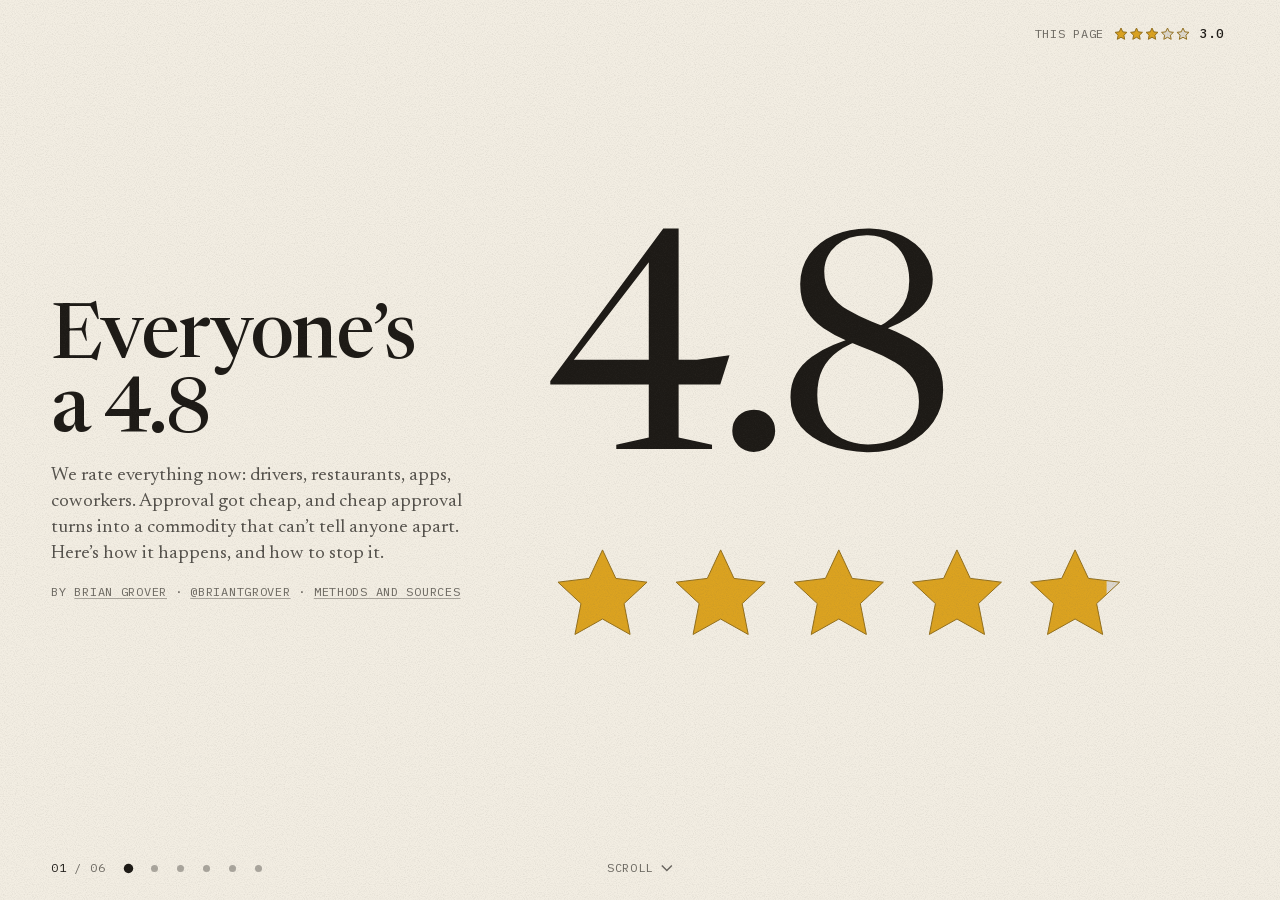
<file: index.html>
<!doctype html>
<html lang="en">
<head>
  <meta charset="utf-8">
  <meta name="viewport" content="width=device-width, initial-scale=1">
  <title>Everyone’s a 4.8</title>
  <meta name="description" content="AI writes the resumes and AI reads them, so hiring runs on who vouches for you. Why trust signals drift to the top, and what keeps a vouch worth something.">
  <link rel="canonical" href="https://briangrover9-hue.github.io/cosign-drop/">
  <meta name="author" content="Brian Grover">
  <meta name="robots" content="noindex">
  <meta property="og:type" content="article">
  <meta property="og:title" content="Everyone’s a 4.8">
  <meta property="og:description" content="AI writes the resumes and AI reads them, so hiring runs on who vouches for you. Why trust signals drift to the top, and what keeps a vouch worth something.">
  <meta property="og:url" content="https://briangrover9-hue.github.io/cosign-drop/">
  <meta property="og:image" content="https://briangrover9-hue.github.io/cosign-drop/assets/og.png">
  <meta property="og:image:width" content="1200">
  <meta property="og:image:height" content="630">
  <meta property="og:image:alt" content="A large 4.8 with five gold stars, the last one mostly filled, and the title Everyone’s a 4.8.">
  <meta name="twitter:card" content="summary_large_image">
  <meta name="twitter:creator" content="@briantgrover">
  <meta name="twitter:title" content="Everyone’s a 4.8">
  <meta name="twitter:description" content="AI writes the resumes and AI reads them, so hiring runs on who vouches for you. Why trust signals drift to the top, and what keeps a vouch worth something.">
  <meta name="twitter:image" content="https://briangrover9-hue.github.io/cosign-drop/assets/og.png">
  <meta name="theme-color" content="#f3eee3">
  <link rel="icon" href="assets/star.svg" type="image/svg+xml">
  <link rel="apple-touch-icon" href="assets/apple-touch-icon.png">
  <script>
    // Full-screen scenes need a screen at least 500px tall. The class goes on before the first
    // paint, so the stage never flashes as a long page; js/stage.js keeps it in step after that.
    document.documentElement.classList.add('js');
    if (window.matchMedia('(min-height: 500px)').matches) document.documentElement.classList.add('stage-on');
  </script>
  <script nomodule>document.documentElement.classList.remove('js', 'stage-on');</script>
  <link rel="preload" href="fonts/Newsreader-normal-300-700.woff2" as="font" type="font/woff2" crossorigin>
  <link rel="preload" href="fonts/IBMPlexMono-normal-500.woff2" as="font" type="font/woff2" crossorigin>
  <link rel="stylesheet" href="css/style.css?v=fit7">
  <link rel="stylesheet" href="css/stage.css?v=fit7">
  <link rel="stylesheet" href="css/charts.css?v=fit7">
  <link rel="stylesheet" href="css/lab.css?v=fit7">
  <script type="module" src="js/stage.js?v=fit7"></script>
  <script type="module" src="js/charts.js"></script>
  <script type="module" src="js/lab.js?v=fit7"></script>
  <link rel="modulepreload" href="js/motion.js">
  <link rel="modulepreload" href="js/stars.js">
  <link rel="modulepreload" href="js/lab-model.js">
  <script>
    // Start the chart data while the page parses; js/charts.js picks these up. A preload
    // would do the same in Chromium and Firefox, but WebKit never matches a fetch preload
    // and downloads the file twice.
    // Each file is read once here and shared, parsed, with the charts and the lab.
    const get = (path) => fetch(path).then((res) => {
      if (!res.ok) throw new Error(`${path} returned HTTP ${res.status}`);
      return res.json();
    });
    window.chartData = { figures: get('data/figures.json'), airbnb: get('data/airbnb.json') };
    Object.values(window.chartData).forEach((request) => request.catch(() => {})); // each chart reports its own failure
  </script>
</head>
<body class="page-stage">
  <div class="grain" aria-hidden="true"></div>

  <header class="frame-top">
    <p class="frame-title"><a href="#start" data-go="0">Everyone’s a&nbsp;4.8</a></p>
    <p class="page-rating" id="page-rating">
      <span class="visually-hidden" id="rating-said">This page’s own rating starts at 3.0 and climbs with each scene.</span>
      <span class="page-rating-label label" aria-hidden="true">This page</span>
      <svg class="stars" viewBox="0 0 76 14" aria-hidden="true" focusable="false"><g transform="translate(0 0) scale(0.5833333333333334)"><path class="star-empty" d="M12 1.8l3.05 6.52 7.13.86-5.26 4.9 1.38 7.05L12 17.6l-6.3 3.53 1.38-7.05L1.82 9.18l7.13-.86z"/><clipPath id="hdr-clip-1"><rect data-star="0" width="24.00" height="24"/></clipPath><path class="star-fill" d="M12 1.8l3.05 6.52 7.13.86-5.26 4.9 1.38 7.05L12 17.6l-6.3 3.53 1.38-7.05L1.82 9.18l7.13-.86z" clip-path="url(#hdr-clip-1)"/><path class="star-edge" d="M12 1.8l3.05 6.52 7.13.86-5.26 4.9 1.38 7.05L12 17.6l-6.3 3.53 1.38-7.05L1.82 9.18l7.13-.86z" vector-effect="non-scaling-stroke"/></g><g transform="translate(15.5 0) scale(0.5833333333333334)"><path class="star-empty" d="M12 1.8l3.05 6.52 7.13.86-5.26 4.9 1.38 7.05L12 17.6l-6.3 3.53 1.38-7.05L1.82 9.18l7.13-.86z"/><clipPath id="hdr-clip-2"><rect data-star="1" width="24.00" height="24"/></clipPath><path class="star-fill" d="M12 1.8l3.05 6.52 7.13.86-5.26 4.9 1.38 7.05L12 17.6l-6.3 3.53 1.38-7.05L1.82 9.18l7.13-.86z" clip-path="url(#hdr-clip-2)"/><path class="star-edge" d="M12 1.8l3.05 6.52 7.13.86-5.26 4.9 1.38 7.05L12 17.6l-6.3 3.53 1.38-7.05L1.82 9.18l7.13-.86z" vector-effect="non-scaling-stroke"/></g><g transform="translate(31 0) scale(0.5833333333333334)"><path class="star-empty" d="M12 1.8l3.05 6.52 7.13.86-5.26 4.9 1.38 7.05L12 17.6l-6.3 3.53 1.38-7.05L1.82 9.18l7.13-.86z"/><clipPath id="hdr-clip-3"><rect data-star="2" width="24.00" height="24"/></clipPath><path class="star-fill" d="M12 1.8l3.05 6.52 7.13.86-5.26 4.9 1.38 7.05L12 17.6l-6.3 3.53 1.38-7.05L1.82 9.18l7.13-.86z" clip-path="url(#hdr-clip-3)"/><path class="star-edge" d="M12 1.8l3.05 6.52 7.13.86-5.26 4.9 1.38 7.05L12 17.6l-6.3 3.53 1.38-7.05L1.82 9.18l7.13-.86z" vector-effect="non-scaling-stroke"/></g><g transform="translate(46.5 0) scale(0.5833333333333334)"><path class="star-empty" d="M12 1.8l3.05 6.52 7.13.86-5.26 4.9 1.38 7.05L12 17.6l-6.3 3.53 1.38-7.05L1.82 9.18l7.13-.86z"/><clipPath id="hdr-clip-4"><rect data-star="3" width="0.00" height="24"/></clipPath><path class="star-fill" d="M12 1.8l3.05 6.52 7.13.86-5.26 4.9 1.38 7.05L12 17.6l-6.3 3.53 1.38-7.05L1.82 9.18l7.13-.86z" clip-path="url(#hdr-clip-4)"/><path class="star-edge" d="M12 1.8l3.05 6.52 7.13.86-5.26 4.9 1.38 7.05L12 17.6l-6.3 3.53 1.38-7.05L1.82 9.18l7.13-.86z" vector-effect="non-scaling-stroke"/></g><g transform="translate(62 0) scale(0.5833333333333334)"><path class="star-empty" d="M12 1.8l3.05 6.52 7.13.86-5.26 4.9 1.38 7.05L12 17.6l-6.3 3.53 1.38-7.05L1.82 9.18l7.13-.86z"/><clipPath id="hdr-clip-5"><rect data-star="4" width="0.00" height="24"/></clipPath><path class="star-fill" d="M12 1.8l3.05 6.52 7.13.86-5.26 4.9 1.38 7.05L12 17.6l-6.3 3.53 1.38-7.05L1.82 9.18l7.13-.86z" clip-path="url(#hdr-clip-5)"/><path class="star-edge" d="M12 1.8l3.05 6.52 7.13.86-5.26 4.9 1.38 7.05L12 17.6l-6.3 3.53 1.38-7.05L1.82 9.18l7.13-.86z" vector-effect="non-scaling-stroke"/></g></svg>
      <span class="page-rating-num" aria-hidden="true">3.0</span>
    </p>
  </header>

  <main id="main" class="stage">
    <!-- Scene 1: the opening -->
    <section class="scene scene-open is-current" id="start" data-section="0" aria-labelledby="title">
      <div class="scene-text">
        <h1 class="scene-title scene-title-big" id="title" tabindex="-1" data-words>Everyone’s a 4.8</h1>
        <p class="scene-body" data-rise>We rate everything now: drivers, restaurants, apps, coworkers. Approval got cheap, and cheap approval turns into a commodity that can’t tell anyone apart. Here’s how it happens, and how to stop&nbsp;it.</p>
        <p class="byline label" data-rise>By <a href="https://www.linkedin.com/in/briantgrover">Brian Grover</a> <span aria-hidden="true">·</span> <a href="https://x.com/briantgrover">@briantgrover</a> <span aria-hidden="true">·</span> <a href="methods.html#methods">Methods and sources</a></p>
      </div>
      <div class="scene-visual" data-rise>
        <div class="big-rating" aria-hidden="true">
          <p class="big-rating-num">4.8</p>
          <svg class="big-rating-stars" viewBox="0 0 264 48" role="img" aria-label="4.8 out of 5 stars"><g transform="translate(0 0) scale(2)"><path class="star-empty" d="M12 1.8l3.05 6.52 7.13.86-5.26 4.9 1.38 7.05L12 17.6l-6.3 3.53 1.38-7.05L1.82 9.18l7.13-.86z"/><clipPath id="open-clip-1"><rect data-star="0" width="24.00" height="24"/></clipPath><path class="star-fill" d="M12 1.8l3.05 6.52 7.13.86-5.26 4.9 1.38 7.05L12 17.6l-6.3 3.53 1.38-7.05L1.82 9.18l7.13-.86z" clip-path="url(#open-clip-1)"/><path class="star-edge" d="M12 1.8l3.05 6.52 7.13.86-5.26 4.9 1.38 7.05L12 17.6l-6.3 3.53 1.38-7.05L1.82 9.18l7.13-.86z" vector-effect="non-scaling-stroke"/></g><g transform="translate(54 0) scale(2)"><path class="star-empty" d="M12 1.8l3.05 6.52 7.13.86-5.26 4.9 1.38 7.05L12 17.6l-6.3 3.53 1.38-7.05L1.82 9.18l7.13-.86z"/><clipPath id="open-clip-2"><rect data-star="1" width="24.00" height="24"/></clipPath><path class="star-fill" d="M12 1.8l3.05 6.52 7.13.86-5.26 4.9 1.38 7.05L12 17.6l-6.3 3.53 1.38-7.05L1.82 9.18l7.13-.86z" clip-path="url(#open-clip-2)"/><path class="star-edge" d="M12 1.8l3.05 6.52 7.13.86-5.26 4.9 1.38 7.05L12 17.6l-6.3 3.53 1.38-7.05L1.82 9.18l7.13-.86z" vector-effect="non-scaling-stroke"/></g><g transform="translate(108 0) scale(2)"><path class="star-empty" d="M12 1.8l3.05 6.52 7.13.86-5.26 4.9 1.38 7.05L12 17.6l-6.3 3.53 1.38-7.05L1.82 9.18l7.13-.86z"/><clipPath id="open-clip-3"><rect data-star="2" width="24.00" height="24"/></clipPath><path class="star-fill" d="M12 1.8l3.05 6.52 7.13.86-5.26 4.9 1.38 7.05L12 17.6l-6.3 3.53 1.38-7.05L1.82 9.18l7.13-.86z" clip-path="url(#open-clip-3)"/><path class="star-edge" d="M12 1.8l3.05 6.52 7.13.86-5.26 4.9 1.38 7.05L12 17.6l-6.3 3.53 1.38-7.05L1.82 9.18l7.13-.86z" vector-effect="non-scaling-stroke"/></g><g transform="translate(162 0) scale(2)"><path class="star-empty" d="M12 1.8l3.05 6.52 7.13.86-5.26 4.9 1.38 7.05L12 17.6l-6.3 3.53 1.38-7.05L1.82 9.18l7.13-.86z"/><clipPath id="open-clip-4"><rect data-star="3" width="24.00" height="24"/></clipPath><path class="star-fill" d="M12 1.8l3.05 6.52 7.13.86-5.26 4.9 1.38 7.05L12 17.6l-6.3 3.53 1.38-7.05L1.82 9.18l7.13-.86z" clip-path="url(#open-clip-4)"/><path class="star-edge" d="M12 1.8l3.05 6.52 7.13.86-5.26 4.9 1.38 7.05L12 17.6l-6.3 3.53 1.38-7.05L1.82 9.18l7.13-.86z" vector-effect="non-scaling-stroke"/></g><g transform="translate(216 0) scale(2)"><path class="star-empty" d="M12 1.8l3.05 6.52 7.13.86-5.26 4.9 1.38 7.05L12 17.6l-6.3 3.53 1.38-7.05L1.82 9.18l7.13-.86z"/><clipPath id="open-clip-5"><rect data-star="4" width="19.20" height="24"/></clipPath><path class="star-fill" d="M12 1.8l3.05 6.52 7.13.86-5.26 4.9 1.38 7.05L12 17.6l-6.3 3.53 1.38-7.05L1.82 9.18l7.13-.86z" clip-path="url(#open-clip-5)"/><path class="star-edge" d="M12 1.8l3.05 6.52 7.13.86-5.26 4.9 1.38 7.05L12 17.6l-6.3 3.53 1.38-7.05L1.82 9.18l7.13-.86z" vector-effect="non-scaling-stroke"/></g></svg>
        </div>
      </div>
    </section>

    <!-- Scene 2: everywhere -->
    <section class="scene" id="everywhere" data-section="1" aria-labelledby="h-drift">
      <div class="scene-text">
        <h2 class="scene-title" id="h-drift" tabindex="-1" data-words>It’s the same everywhere</h2>
        <p class="scene-body" data-rise>Grades, eBay, LinkedIn, GitHub. Wherever people rate each other, the scores crowd the top. Even a simple yes, like an endorsement or a referral, piles up until the count says&nbsp;little.</p>
        <p class="label drift-key scene-links" data-rise>Each grid is 100 stars. Gold is the share at the top of each scale. Hotels, rated as businesses, are the exception. <a href="methods.html#m-drift">All sources</a> <span aria-hidden="true">·</span> <button type="button" class="text-button why-button" aria-controls="why-drift" aria-expanded="false">Why?</button></p>
      </div>
      <aside class="why-card" id="why-drift" aria-labelledby="why-drift-title" tabindex="-1">
        <div class="why-card-head"><p class="label why-card-title" id="why-drift-title">Why ratings drift</p><button type="button" class="text-button label" data-why-close>Close</button></div>
        <p>Praise is free: an endorsement takes <a href="https://web.archive.org/web/20120926031752/http://blog.linkedin.com:80/2012/09/24/introducing-endorsements-give-kudos-with-just-one-click/">one click</a>. People see what you said, so a low score invites one back; when Airbnb hid reviews until both sides had written one, the link between guest and host ratings <a href="https://andreyfradkin.com/assets/reviews_paper.pdf">fell by about half</a>. Unhappy people stay quiet: on eBay, fewer than 1 in 100 comments was negative, though one estimate puts unhappy buyers at <a href="https://www.cs.princeton.edu/courses/archive/spr08/cos444/papers/dellarocas_wood06.pdf">about 1 in&nbsp;5</a>. And people go easier on people: hotels, which can’t rate guests back, drift far less, and the <a href="https://internet.psych.wisc.edu/wp-content/uploads/532-Master/532-UnitPages/Unit-10/Zervas_2015.pdf">researchers suggest</a> people rate “other individuals differently or more tactfully, than they rate&nbsp;firms.”</p>
      </aside>
      <div class="scene-visual" data-rise>
        <div id="drift-root" class="drift" aria-label="How much of each scale sits at the top">
          <ul class="fallback">
            <li>Harvard grades that are A’s: 24 percent in 2005, 60.2 percent in 2025.</li>
            <li>eBay feedback that is positive, for the average seller: 99.3 percent.</li>
            <li>LinkedIn endorsements and GitHub stars can only say yes: 100 percent.</li>
            <li>Airbnb listings rated 4.5 or higher in 2015: 94 percent. TripAdvisor hotels: 26 percent.</li>
          </ul>
        </div>
      </div>
    </section>

    <!-- Scene 3: the guess, one example up close -->
    <section class="scene" id="guess" data-section="2" aria-labelledby="h-guess">
      <div class="scene-text">
        <h2 class="scene-title" id="h-guess" tabindex="-1" data-words>Take one example. What’s the typical Airbnb rating?</h2>
        <p class="scene-body line" id="guess-body" data-rise>Think of a place with at least 10 reviews, rated out of 5, and drag the star to your&nbsp;guess.</p>
      </div>
      <div class="scene-visual" data-rise>
        <figure class="guess" id="fig-guess" aria-labelledby="h-guess" aria-describedby="guess-cap">
          <div id="guess-root" class="guess-root">
            <p class="fallback">The typical Airbnb listing in San Francisco and New York with at least 10 reviews is rated 4.84 out of 5. Half of these places are rated 4.84 or higher, and fewer than 1 in 100 falls below 4.</p>
          </div>
          <figcaption class="label guess-cap" id="guess-cap">Places with 10+ reviews, San Francisco and New York, June&nbsp;2026 <span aria-hidden="true">·</span> <a href="https://insideairbnb.com/get-the-data/">Inside&nbsp;Airbnb</a> <span aria-hidden="true">·</span> <a href="https://github.com/briangrover9-hue/cosign-drop/blob/main/research/airbnb_measure.py">Our&nbsp;code</a></figcaption>
        </figure>
      </div>
    </section>

    <!-- Scenes 4 and 5 share the lab: 4 plays the worst rules, 5 flips one switch. -->
    <section class="scene scene-lab" id="lab" data-section="3" data-beat="lab" aria-label="The lab">
      <div class="scene-text">
        <div class="beat" data-beat="lab">
          <h2 class="scene-title" id="h-lab" tabindex="-1" data-words>So the ratings stop finding the best people</h2>
          <p class="scene-body line" id="lab-body" data-rise>Here are 80 simulated coworkers rating each other. Black dots are the 10 most skilled. Gold stars are the 10 you’d hire by score. You want them on the same&nbsp;people.</p>
          <p class="label scene-links" data-rise><button type="button" class="text-button why-button" aria-controls="why-lab" aria-expanded="false">Why?</button></p>
        </div>
        <div class="beat" data-beat="fix" id="fix">
          <h2 class="scene-title" id="h-fix" tabindex="-1" data-words>The fix: praise has to point at real work</h2>
          <p class="scene-body" id="fix-note" data-rise>When a vouch has to point at something real the person made, it’s hard to fake. Tap any set of rules below to run it on the same 80&nbsp;people.</p>
          <div class="rules" id="rules" data-rise aria-labelledby="rules-title">
            <p class="fallback">This chart needs JavaScript. In our simulation, of the 10 most skilled people, the top 10 by score finds about 8 with everything together, about 6 when praise is tied to real work or with Cosign-style rules, about 5 with written reviews, hidden reviews or saying how you know someone, about 5 with one-click likes, and about 2 with LinkedIn-style endorsements. Guessing finds about 1. These are simulated, not measured.</p>
          </div>
          <p class="beat-links label scene-links" data-rise>
            <button type="button" class="text-button" id="rules-open" aria-controls="lab-panel" aria-expanded="false">Try other rules</button>
            <span aria-hidden="true">·</span>
            <button type="button" class="text-button why-button" aria-controls="why-fix" aria-expanded="false">Why?</button>
          </p>
        </div>
      </div>
      <aside class="why-card" id="why-lab" aria-labelledby="why-lab-title" tabindex="-1">
        <div class="why-card-head"><p class="label why-card-title" id="why-lab-title">How the lab works</p><button type="button" class="text-button label" data-why-close>Close</button></div>
        <p>It’s a simulation written for this page: 80 coworkers, each with a hidden skill level, rate each other for 30 rounds. Half the ratings go to people they worked with and half to whoever a feed shows, and the feed favors whoever has the most. Each one-tap rating is judged against the current average, plus a little, so with nothing fixed to judge against, the scores climb.</p>
        <p class="label why-card-src">Every rule and number: <a href="methods.html#m-lab">methods</a> <span aria-hidden="true">·</span> <a href="https://github.com/briangrover9-hue/cosign-drop/blob/main/js/lab-model.js">the&nbsp;code</a></p>
      </aside>
      <aside class="why-card" id="why-fix" aria-labelledby="why-fix-title" tabindex="-1">
        <div class="why-card-head"><p class="label why-card-title" id="why-fix-title">Why real work is hard to fake</p><button type="button" class="text-button label" data-why-close>Close</button></div>
        <p>A vouch that points at real work can be checked against the work, so it says more about skill than about who is well known. Hiring research finds the same thing: a work sample, where a candidate does a piece of the real job, predicts job performance better than years of experience do (<a href="https://doi.org/10.1037/apl0000994">Sackett and colleagues, 2022</a>). In the lab, how firmly real work anchors a rating is our assumption, and “Try other rules” lets you change&nbsp;it.</p>
      </aside>
      <div class="scene-visual" data-rise>
        <div id="lab-root" class="lab" data-seed="374">
          <div class="lab-how" id="lab-how">
            <p class="label lab-how-title">How this works</p>
            <div class="lab-how-body" id="lab-how-body">
              <ol class="lab-how-steps">
                <li><svg class="lab-how-icon" viewBox="0 0 32 20" aria-hidden="true" focusable="false"><circle class="is-hollow" cx="5" cy="5.5" r="3.2"/><circle class="is-filled" cx="16" cy="5.5" r="3.2"/><circle class="is-hollow" cx="27" cy="5.5" r="3.2"/><circle class="is-hollow" cx="10.5" cy="14.5" r="3.2"/><circle class="is-filled" cx="21.5" cy="14.5" r="3.2"/></svg><span>80 pretend coworkers. Each one is secretly good or not so good at their job.</span></li>
                <li><svg class="lab-how-icon" viewBox="0 0 32 20" aria-hidden="true" focusable="false"><circle class="is-hollow" cx="4.5" cy="10" r="3.2"/><circle class="is-hollow" cx="27.5" cy="10" r="3.2"/><path class="is-star" d="M12 1.8l3.05 6.52 7.13.86-5.26 4.9 1.38 7.05L12 17.6l-6.3 3.53 1.38-7.05L1.82 9.18l7.13-.86z" transform="translate(9 3) scale(.5833)"/></svg><span>Every round, they rate each other. Some ratings are honest, some are just being nice.</span></li>
                <li><svg class="lab-how-icon" viewBox="0 0 32 20" aria-hidden="true" focusable="false"><circle class="is-filled" cx="5.5" cy="10" r="3.2"/><path class="is-line" d="M11 8.4h5.5M11 11.6h5.5"/><path class="is-star is-hit" d="M12 1.8l3.05 6.52 7.13.86-5.26 4.9 1.38 7.05L12 17.6l-6.3 3.53 1.38-7.05L1.82 9.18l7.13-.86z" transform="translate(19.5 3) scale(.5833)"/></svg><span>We check: do the highest-rated people turn out to be the best ones? Black dots are the best. Gold stars are the highest rated.</span></li>
              </ol>
            </div>
          </div>
          <p class="fallback">This lab needs JavaScript. In the simulation, with one-click ratings that everyone can see, the scores drift up toward 5, and the top 10 by score holds only about half of the 10 most skilled people. When every rating points at real work, the scores stay spread out, and the top 10 holds most of them.</p>
        </div>
      </div>
    </section>

    <!-- Scene 6: the close -->
    <section class="scene scene-close" id="cosign" data-section="4" aria-labelledby="h-cosign">
      <div class="scene-text">
        <h2 class="scene-title" id="h-cosign" tabindex="-1" data-words>What this means for a cosign</h2>
        <p class="scene-body" data-rise>Most ratings, referrals and endorsements count every vote the same. People don’t. A yes from someone whose judgment you trust, written with care, is worth more than a pile of&nbsp;taps.</p>
        <p class="scene-body" data-rise>That’s what Cosign is built around: named yeses, and who said yes and why. The next step is tying each yes to the work&nbsp;itself.</p>
        <p class="label scene-links" data-rise><button type="button" class="text-button why-button" aria-controls="why-cosign" aria-expanded="false">Why?</button></p>
        <p class="byline label" data-rise>By <a href="https://www.linkedin.com/in/briantgrover">Brian Grover</a> <span aria-hidden="true">·</span> <a href="https://x.com/briantgrover">@briantgrover</a> <span aria-hidden="true">·</span> <a href="methods.html#methods">Methods and sources</a></p>
      </div>
      <aside class="why-card" id="why-cosign" aria-labelledby="why-cosign-title" tabindex="-1">
        <div class="why-card-head"><p class="label why-card-title" id="why-cosign-title">What Cosign already does</p><button type="button" class="text-button label" data-why-close>Close</button></div>
        <p>A cosign puts “your name and reputation behind that belief,” and <a href="https://cosign.co">Cosign</a> promises “attributable context from people who have worked together.” <a href="https://cosign.co/faq">Its guide</a> asks for “a specific contribution, a moment you saw someone’s judgment at work, or a clear account of their strengths” over “a generic compliment,” and on ranked lists, ordering “can reflect the reputation behind contributions as well as how many people have contributed.” Its advice to readers: “Read who is saying what, and&nbsp;why.”</p>
      </aside>
      <div class="scene-visual" data-rise>
        <div class="big-rating">
          <p class="big-rating-num" aria-hidden="true">5.0</p>
          <svg class="big-rating-stars" viewBox="0 0 264 48" role="img" aria-label="5.0 out of 5 stars"><g transform="translate(0 0) scale(2)"><path class="star-empty" d="M12 1.8l3.05 6.52 7.13.86-5.26 4.9 1.38 7.05L12 17.6l-6.3 3.53 1.38-7.05L1.82 9.18l7.13-.86z"/><clipPath id="close-clip-1"><rect data-star="0" width="24.00" height="24"/></clipPath><path class="star-fill" d="M12 1.8l3.05 6.52 7.13.86-5.26 4.9 1.38 7.05L12 17.6l-6.3 3.53 1.38-7.05L1.82 9.18l7.13-.86z" clip-path="url(#close-clip-1)"/><path class="star-edge" d="M12 1.8l3.05 6.52 7.13.86-5.26 4.9 1.38 7.05L12 17.6l-6.3 3.53 1.38-7.05L1.82 9.18l7.13-.86z" vector-effect="non-scaling-stroke"/></g><g transform="translate(54 0) scale(2)"><path class="star-empty" d="M12 1.8l3.05 6.52 7.13.86-5.26 4.9 1.38 7.05L12 17.6l-6.3 3.53 1.38-7.05L1.82 9.18l7.13-.86z"/><clipPath id="close-clip-2"><rect data-star="1" width="24.00" height="24"/></clipPath><path class="star-fill" d="M12 1.8l3.05 6.52 7.13.86-5.26 4.9 1.38 7.05L12 17.6l-6.3 3.53 1.38-7.05L1.82 9.18l7.13-.86z" clip-path="url(#close-clip-2)"/><path class="star-edge" d="M12 1.8l3.05 6.52 7.13.86-5.26 4.9 1.38 7.05L12 17.6l-6.3 3.53 1.38-7.05L1.82 9.18l7.13-.86z" vector-effect="non-scaling-stroke"/></g><g transform="translate(108 0) scale(2)"><path class="star-empty" d="M12 1.8l3.05 6.52 7.13.86-5.26 4.9 1.38 7.05L12 17.6l-6.3 3.53 1.38-7.05L1.82 9.18l7.13-.86z"/><clipPath id="close-clip-3"><rect data-star="2" width="24.00" height="24"/></clipPath><path class="star-fill" d="M12 1.8l3.05 6.52 7.13.86-5.26 4.9 1.38 7.05L12 17.6l-6.3 3.53 1.38-7.05L1.82 9.18l7.13-.86z" clip-path="url(#close-clip-3)"/><path class="star-edge" d="M12 1.8l3.05 6.52 7.13.86-5.26 4.9 1.38 7.05L12 17.6l-6.3 3.53 1.38-7.05L1.82 9.18l7.13-.86z" vector-effect="non-scaling-stroke"/></g><g transform="translate(162 0) scale(2)"><path class="star-empty" d="M12 1.8l3.05 6.52 7.13.86-5.26 4.9 1.38 7.05L12 17.6l-6.3 3.53 1.38-7.05L1.82 9.18l7.13-.86z"/><clipPath id="close-clip-4"><rect data-star="3" width="24.00" height="24"/></clipPath><path class="star-fill" d="M12 1.8l3.05 6.52 7.13.86-5.26 4.9 1.38 7.05L12 17.6l-6.3 3.53 1.38-7.05L1.82 9.18l7.13-.86z" clip-path="url(#close-clip-4)"/><path class="star-edge" d="M12 1.8l3.05 6.52 7.13.86-5.26 4.9 1.38 7.05L12 17.6l-6.3 3.53 1.38-7.05L1.82 9.18l7.13-.86z" vector-effect="non-scaling-stroke"/></g><g transform="translate(216 0) scale(2)"><path class="star-empty" d="M12 1.8l3.05 6.52 7.13.86-5.26 4.9 1.38 7.05L12 17.6l-6.3 3.53 1.38-7.05L1.82 9.18l7.13-.86z"/><clipPath id="close-clip-5"><rect data-star="4" width="24.00" height="24"/></clipPath><path class="star-fill" d="M12 1.8l3.05 6.52 7.13.86-5.26 4.9 1.38 7.05L12 17.6l-6.3 3.53 1.38-7.05L1.82 9.18l7.13-.86z" clip-path="url(#close-clip-5)"/><path class="star-edge" d="M12 1.8l3.05 6.52 7.13.86-5.26 4.9 1.38 7.05L12 17.6l-6.3 3.53 1.38-7.05L1.82 9.18l7.13-.86z" vector-effect="non-scaling-stroke"/></g></svg>
          <p class="big-rating-cap label">You read to the end. This page is now a 5.0, like everything else.</p>
        </div>
      </div>
    </section>
  </main>

  <aside class="lab-panel" id="lab-panel" aria-labelledby="lab-panel-title" hidden></aside>

  <nav class="frame-bottom" aria-label="Scenes">
    <p class="frame-count label" aria-hidden="true"><span class="frame-now">01</span> / 06</p>
    <ol class="frame-dots" role="list">
      <li><button type="button" data-go="0" aria-label="Scene 1 of 6: Everyone’s a 4.8" aria-current="step"></button></li>
      <li><button type="button" data-go="1" aria-label="Scene 2 of 6: everywhere"></button></li>
      <li><button type="button" data-go="2" aria-label="Scene 3 of 6: one example, Airbnb"></button></li>
      <li><button type="button" data-go="3" aria-label="Scene 4 of 6: the lab"></button></li>
      <li><button type="button" data-go="4" aria-label="Scene 5 of 6: the fix"></button></li>
      <li><button type="button" data-go="5" aria-label="Scene 6 of 6: what this means for a cosign"></button></li>
    </ol>
    <button type="button" class="frame-cue label" data-go="1" aria-label="Next scene">Scroll<svg viewBox="0 0 12 8" aria-hidden="true" focusable="false"><path d="M1 1.5l5 5 5-5"/></svg></button>
  </nav>
</body>
</html>
</file>
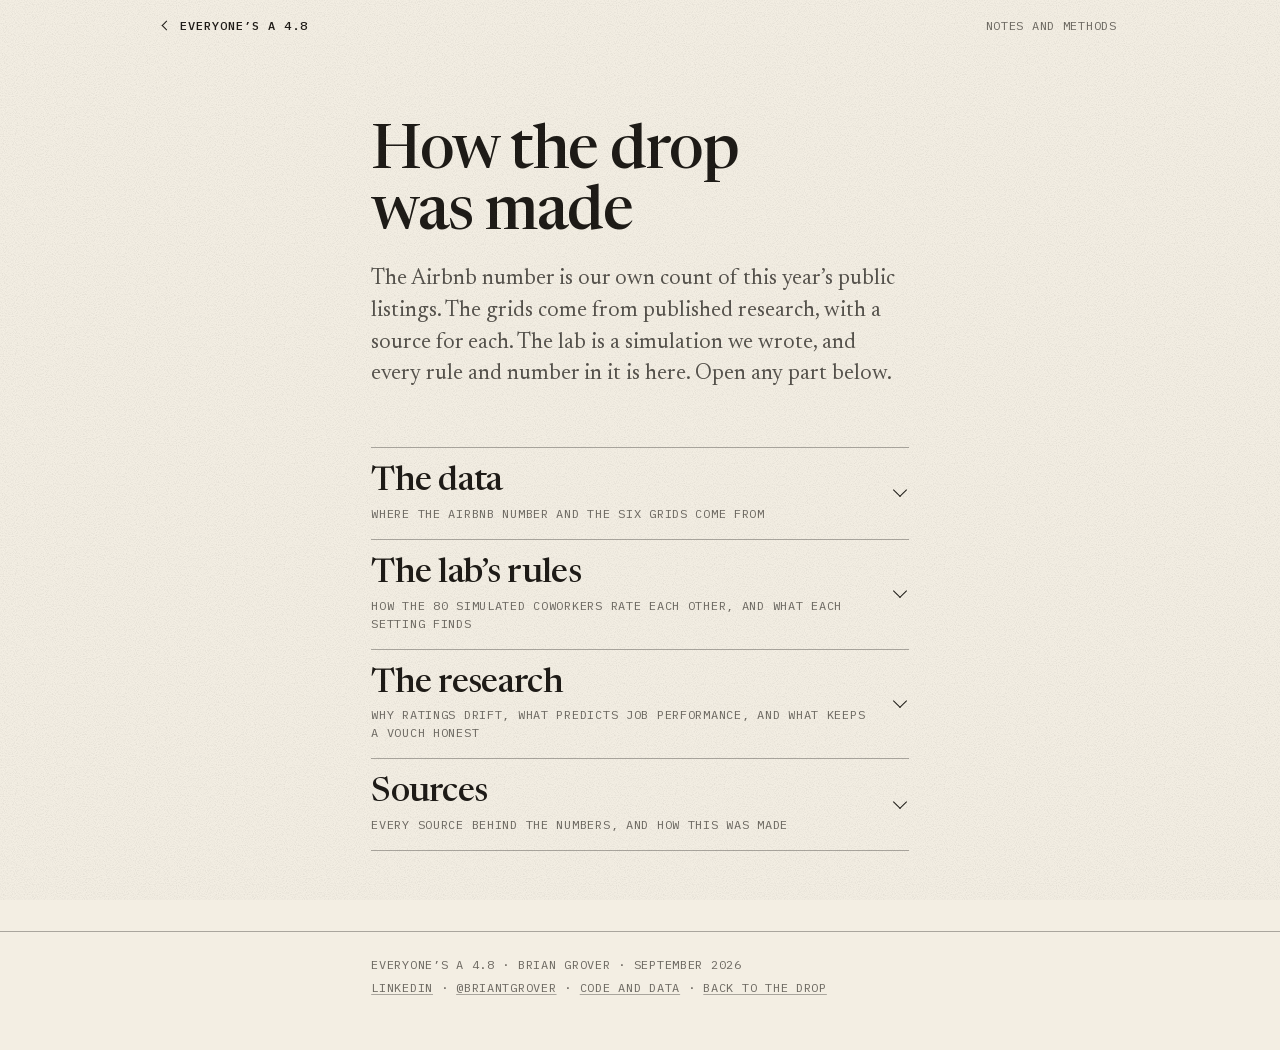
<file: methods.html>
<!doctype html>
<html lang="en">
<head>
  <meta charset="utf-8">
  <meta name="viewport" content="width=device-width, initial-scale=1">
  <title>Notes and methods · Everyone’s a 4.8</title>
  <meta name="description" content="The notes behind Everyone’s a 4.8: what it means for a cosign, why ratings drift, the research, and the source of every number.">
  <link rel="canonical" href="https://briangrover9-hue.github.io/cosign-drop/methods.html">
  <meta name="author" content="Brian Grover">
  <meta name="robots" content="noindex">
  <meta property="og:type" content="article">
  <meta property="og:title" content="Notes and methods · Everyone’s a 4.8">
  <meta property="og:description" content="What it means for a cosign, why ratings drift, the research, and the source of every number.">
  <meta property="og:url" content="https://briangrover9-hue.github.io/cosign-drop/methods.html">
  <meta property="og:image" content="https://briangrover9-hue.github.io/cosign-drop/assets/og.png">
  <meta property="og:image:width" content="1200">
  <meta property="og:image:height" content="630">
  <meta property="og:image:alt" content="A large 4.8 with five gold stars, the last one mostly filled, and the title Everyone’s a 4.8.">
  <meta name="twitter:card" content="summary_large_image">
  <meta name="twitter:creator" content="@briantgrover">
  <meta name="theme-color" content="#f3eee3">
  <link rel="icon" href="assets/star.svg" type="image/svg+xml">
  <link rel="apple-touch-icon" href="assets/apple-touch-icon.png">
  <link rel="preload" href="fonts/Newsreader-normal-300-700.woff2" as="font" type="font/woff2" crossorigin>
  <link rel="stylesheet" href="css/style.css?v=fit7">
  <link rel="stylesheet" href="css/charts.css?v=fit7">
  <link rel="stylesheet" href="css/methods.css?v=fit7">
  <script type="module" src="js/charts.js"></script>
  <script type="module" src="js/methods.js"></script>
  <link rel="modulepreload" href="js/motion.js">
  <link rel="modulepreload" href="js/stars.js">
  <script>
    // Start the chart data while the page parses; js/charts.js picks it up (see index.html).
    window.chartData = {
      figures: fetch('data/figures.json').then((res) => {
        if (!res.ok) throw new Error(`data/figures.json returned HTTP ${res.status}`);
        return res.json();
      }),
    };
    window.chartData.figures.catch(() => {}); // charts.js reports failures
  </script>
</head>
<body class="page-notes">
  <div class="grain" aria-hidden="true"></div>

  <header class="site-header">
    <div class="bar">
      <a class="site-back label" href="index.html">Everyone’s a&nbsp;4.8</a>
      <p class="label site-where">Notes and methods</p>
    </div>
  </header>

  <main id="main">
    <section class="notes-hero wrap" id="methods" aria-labelledby="title">
      <h1 id="title">How the drop was made</h1>
      <p class="notes-lede">The Airbnb number is our own count of this year’s public listings. The grids come from published research, with a source for each. The lab is a simulation we wrote, and every rule and number in it is here. Open any part below.</p>
    </section>

    <div class="wrap folds">
      <details class="fold" id="data">
        <summary><span class="fold-title">The data</span><span class="fold-sum label">Where the Airbnb number and the six grids come from</span></summary>
        <div class="fold-body">
  <h3 id="m-airbnb">The Airbnb numbers</h3>
          <p><a href="https://insideairbnb.com/">Inside Airbnb</a> publishes snapshots of public Airbnb listings under a <a href="https://creativecommons.org/licenses/by/4.0/">Creative Commons Attribution 4.0</a> license. We used the detailed listings files for <a href="https://data.insideairbnb.com/united-states/ca/san-francisco/2026-06-14/data/listings.csv.gz">San Francisco</a> and <a href="https://data.insideairbnb.com/united-states/ny/new-york-city/2026-06-14/data/listings.csv.gz">New York City</a>, both compiled on 14 June 2026, and kept listings with a guest rating and at least 10 reviews: 3,592 in San Francisco and 12,102 in New York. The rating is the overall score Airbnb shows on each listing. Their median is 4.84 and their mean 4.79, which gives the title its number. On the page, “typical” means that median: half of the listings are rated 4.84 or higher. Of these 15,694 listings, 92.3 percent sit at 4.5 or above, 60.6 percent at 4.8 or above, and 0.3 percent below 4.0, which the page rounds to fewer than 1 in 100. In San Francisco, anything under 4.7 lands in the bottom 15 percent.</p>
          <p>Counting every rated listing (27,448), the median is 4.88 and 62.8 percent sit at 4.8 or above. We use the 10-review cut because a single five-star review can give a new listing a perfect score. Inside Airbnb no longer serves its older snapshots, so we make no claim about how these ratings changed over time. The script that computes every Airbnb number here is <a href="https://github.com/briangrover9-hue/cosign-drop/blob/main/research/airbnb_measure.py">research/airbnb_measure.py</a>.</p>

  <h3 id="m-drift">The drift grids</h3>
          <div class="table-scroll">
            <table>
              <thead><tr><th scope="col">System</th><th scope="col">Top of the scale</th><th scope="col">Share</th><th scope="col">Source</th></tr></thead>
              <tbody>
                <tr><td>US college grades</td><td>Letter grades that are A’s</td><td>15% in 1960, 43% by the late 2000s</td><td><a href="https://www.gradeinflation.com/tcr2012grading.pdf">Rojstaczer and Healy (2012)</a></td></tr>
                <tr><td>Harvard College</td><td>Grades that are A’s</td><td>24% in 2005, 60.2% in 2025</td><td><a href="https://oue.fas.harvard.edu/faculty-resources/report-on-grading/">Harvard Office of Undergraduate Education (2025)</a></td></tr>
                <tr><td>An online labor market</td><td>Workers rated 5 stars</td><td>33%, then 85% six years later</td><td><a href="https://www.nber.org/system/files/working_papers/w25857/w25857.pdf">Filippas, Horton and Golden (2022)</a></td></tr>
                <tr><td>eBay sellers, 2011 to 2014</td><td>Feedback that is positive</td><td>99.3% for the average seller; median 100%</td><td><a href="https://www.nber.org/system/files/working_papers/w20830/w20830.pdf">Nosko and Tadelis (2015)</a></td></tr>
                <tr><td>Airbnb, 2015</td><td>Listings rated 4.5 or higher</td><td>94%</td><td><a href="https://internet.psych.wisc.edu/wp-content/uploads/532-Master/532-UnitPages/Unit-10/Zervas_2015.pdf">Zervas, Proserpio and Byers</a></td></tr>
                <tr><td>TripAdvisor hotels, 2015</td><td>Hotels rated 4.5 or higher</td><td>26%</td><td>Same</td></tr>
                <tr><td>LinkedIn endorsements</td><td>There is no negative endorsement</td><td>100%; a billion given in under six months</td><td><a href="https://web.archive.org/web/20120926031752/http://blog.linkedin.com:80/2012/09/24/introducing-endorsements-give-kudos-with-just-one-click/">LinkedIn’s 2012 launch post</a></td></tr>
                <tr><td>GitHub stars</td><td>There is no negative star</td><td>100%; 6.0 million suspected fakes, July 2019 to December 2024</td><td><a href="https://cmustrudel.github.io/papers/icse2026fakestars.pdf">He et al. (ICSE 2026)</a></td></tr>
              </tbody>
            </table>
          </div>
          <p>The page draws four of these, Harvard, eBay, LinkedIn and GitHub; the rest are here for the record. LinkedIn reported in <a href="https://web.archive.org/web/20130308140056/http://blog.linkedin.com:80/2013/03/06/1-billion-endorsements-given-on-linkedin-infographic/">March 2013</a> that a billion endorsements had been given, less than six months after launch. Grids round to the nearest whole star. The labor-market paper reports the rise in five-star ratings over six years without naming the years; its average rating runs from 3.74 in early 2007 to 4.85 in May 2016. On GitHub, researchers also found that 16.66 percent of repositories that gained at least 50 stars in July 2024 had run a fake-star campaign. TripAdvisor’s 26 percent is the “about 1 in 4” on the page; Zervas and colleagues note TripAdvisor does not let hotels rate guests back and suggest people rate “other individuals differently or more tactfully, than they rate firms.”</p>
        </div>
      </details>
      <details class="fold" id="lab">
        <summary><span class="fold-title">The lab’s rules</span><span class="fold-sum label">How the 80 simulated coworkers rate each other, and what each setting finds</span></summary>
        <div class="fold-body">
  <h3 id="m-lab">How the lab works</h3>
          <p>The lab is a simulation, written for this page, of how scores evolve under simple rules. It does not use real people or real data. Its code is in <a href="https://github.com/briangrover9-hue/cosign-drop/blob/main/js/lab-model.js">js/lab-model.js</a>.</p>
          <div id="lab-rules">
            <ul>
              <li><strong>People.</strong> 80 coworkers in ten teams of eight. Each has a hidden skill drawn from a bell curve and a visibility (how much of a presence they have) that is only loosely related to skill, a correlation of 0.2. Each person also picks two people at random on other teams as people they have worked with, rarely the same one twice, and those links go both ways.</li>
              <li><strong>Rounds.</strong> Each of 30 rounds, every person gives three one-tap vouches, or one written vouch, or one vouch tied to a piece of work. Each vouch is as likely to go to someone they worked with as to whoever the feed shows them. No one vouches for the same person twice in a round, and everyone gives a round’s vouches before anyone sees them.</li>
              <li><strong>Judgment.</strong> Coworkers judge your skill with some noise. People who never worked with you judge you 35 percent on skill and 65 percent on visibility, with more noise. Writing a vouch cuts either kind of noise by a fifth. A vouch tied to work is judged from the work, which shows skill with less noise, even to strangers.</li>
              <li><strong>Stars.</strong> Raters judge people partly against the current average rating and add a little on top, because a below-average rating feels like a penalty; with no fixed standard, that extra compounds every round. Against the fixed standard, an average person earns 3.2 stars, plus one star for each standard deviation of skill the rater sees. A one-tap rating is judged entirely against the average, a written vouch 30 percent against the fixed standard and a vouch tied to work 75 percent, the slider under “A vouch is.” Ratings round to whole stars from 1 to 5. Twelve percent of one-tap ratings and four percent of written ones are reflexive fives. A score is the average of the last 12 vouches a person received.</li>
              <li><strong>A named yes.</strong> There is no way to say no, only silence. A giver says yes when someone seems at least average (one tap) or at least half a standard deviation above it (written or tied to work), and a quarter of one-tap judgments, and 3 percent of written ones, are a yes given without judging. A person’s standing is the number of yeses they have received, weighted as the rules on how they know you and on the feed describe.</li>
              <li><strong>Visible or blind.</strong> A visible star rating is pulled 40 percent toward what the other person last gave the rater, and shades up more (0.12 stars) than a blind one (0.05). A visible yes makes a yes back easier: when the other person last said yes to the giver, the giver’s bar drops by half a standard deviation.</li>
              <li><strong>How they know you.</strong> When a vouch says how the giver knows you, a vouch from someone who never worked with you counts a quarter as much.</li>
              <li><strong>Feed.</strong> A feed ranked by count shows people more often the more vouches they have. A feed ranked by who vouched weights each vouch by the giver’s track record, meaning how the people they vouched for (with a yes, or four or five stars) have turned out, which the model reveals a little each round with noise; that weighting sets the scores too, and a record built on few vouches counts for less. Cosign’s pages don’t say how its reputation is measured, so the track record is our stand-in. In either ranked feed, a person’s place in it sways how others judge them, by the same amount for every kind of vouch. A plain feed ranks no one.</li>
              <li><strong>Measures.</strong> “At 4.8 or above” counts people whose score is at least 4.8. “Top 10 by score” counts how many of the 10 highest scores or standings belong to the 10 most skilled people; chance alone gives about one. Ties are broken at random, once per run, and people with no vouches rank last. The lab shows one simulated company, world 374, picked from 600. Its first run keeps every result the text describes (the worst setting finds about half, tying ratings to work finds the most of any single switch, and on the yes scale a track record beats a raw count), and each of the eight sets of rules in scene 5 finds within one of its average there. On its first run the worst setting finds 5 of the 10 most skilled and tying ratings to work finds 7; the table below gives the averages, which are what scene 5’s bars show.</li>
              <li><strong>The chart.</strong> On the stars scale the dots sit by score, from 1 to 5. On the yes scale they sit by standing, on an axis that ends at a round number at or above the 95th percentile of standings, so the few people far ahead wait at its end, marked “+”, instead of squeezing everyone else toward 0. Weighted yeses compound, so their axis is spaced by square root: its evenly spaced ticks read 0, 1, 4, 9 and 16 sixteenths of the end. People with no vouches, or no yes, sit in their own lane at the left.</li>
            </ul>
          </div>
          <div class="table-scroll">
          <table class="lab-results">
            <caption>What each setting finds, averaged over a dozen simulated companies</caption>
            <thead><tr><th scope="col">Setting</th><th scope="col">Of the 10 most skilled, how many the top 10 finds</th><th scope="col">Average score, round 1 to 30, or share of yeses</th><th scope="col">People with no vouch or no yes</th></tr></thead>
            <tbody>
              <tr><th scope="row">Worst: stars, one tap, seen right away, not said, feed by count</th><td>4.50</td><td>3.5 to 4.4</td><td>0</td></tr>
              <tr><th scope="row">Tied to work, the rest as worst</th><td>6.08</td><td>3.2 to 3.3</td><td>0</td></tr>
              <tr><th scope="row">Written, the rest as worst</th><td>4.75</td><td>3.3 to 3.7</td><td>0</td></tr>
              <tr><th scope="row">After both write, the rest as worst</th><td>4.83</td><td>3.4 to 4.2</td><td>0</td></tr>
              <tr><th scope="row">Says how they know you, the rest as worst</th><td>4.75</td><td>3.5 to 4.5</td><td>0</td></tr>
              <tr><th scope="row">Feed ranks nothing, the rest as worst</th><td>5.25</td><td>3.5 to 4.4</td><td>0</td></tr>
              <tr><th scope="row">Feed ranks by who vouched, the rest as worst</th><td>4.67</td><td>3.5 to 4.4</td><td>0</td></tr>
              <tr><th scope="row">Tied to work, after both write, said, feed ranks nothing</th><td>8.42</td><td>3.2 to 3.2</td><td>0</td></tr>
              <tr><th scope="row">LinkedIn-style endorsements: named yes, one tap, right away, not said, feed by count</th><td>2.42</td><td>78% yes</td><td>0</td></tr>
              <tr><th scope="row">Cosign-style rules: named yes, written, right away, said, feed by who vouched</th><td>5.92</td><td>64% yes</td><td>20.2</td></tr>
              <tr><th scope="row">Cosign-style, feed by count</th><td>3.75</td><td>64% yes</td><td>21.4</td></tr>
              <tr><th scope="row">Cosign-style, feed ranks nothing</th><td>6.17</td><td>37% yes</td><td>5.1</td></tr>
              <tr><th scope="row">Cosign-style, tied to work</th><td>6.67</td><td>69% yes</td><td>32.4</td></tr>
              <tr><th scope="row">Cosign-style, tied to work, feed ranks nothing</th><td>6.25</td><td>37% yes</td><td>13.8</td></tr>
              <tr><th scope="row">Picking 10 people at random</th><td>1.25</td><td></td><td></td></tr>
            </tbody>
          </table>
          </div>
          <p>Tying ratings to work is our most generous setting. We assume a vouch that points at work has no reflexive fives or yeses, reads skill with less noise, is judged on the work even by strangers, and is held to a fixed standard. That standard is what keeps the scores from drifting: with the other switches at their worst, setting it to 0 lets the average climb 0.75 over the run, against 0.96 for one-tap stars. If strangers judged a piece of work entirely by how well known its maker is, tying ratings to work would find 4.25, below the worst setting’s 4.50. On the yes scale, tied-to-work yeses leave more people with none, because none of them is reflexive. Having no yes there can mean nobody looked, and Cosign’s guide says as much: “Having few or no cosigns is not a negative judgment about a person.”</p>
          <p>The rules follow the research under “Why this happens” and “The research,” but every number in them is our assumption, including the ones that make tying vouches to work look strong. Change them under “Try other rules” and the sizes of the effects change with them. What held across the settings we tried is the direction: scores judged only against each other drift up, scores anchored to the work do not, and on the yes scale, weighting who said yes beats counting yeses. Push the assumptions to their extremes and some effects reverse.</p>

          <p>One question stays open: how much does pointing at real work help real vouches? Our lab says a lot, but only because of rules we chose. Real vouches and real outcomes would settle it.</p>
        </div>
      </details>
      <details class="fold" id="research">
        <summary><span class="fold-title">The research</span><span class="fold-sum label">Why ratings drift, what predicts job performance, and what keeps a vouch honest</span></summary>
        <div class="fold-body">
          <h3 id="why">Why this happens</h3>
          <p>No one has to lie. Four small, ordinary habits all push the same way.</p>
          <ol class="forces" role="list">
            <li>
              <h3><span class="force-n">1.</span> Giving is free</h3>
              <p>A one-click endorsement costs nothing, so little stops anyone from giving one. Scarce signals work better. At two dating events, people got a few free “roses” to attach to date requests. A request with a rose was accepted about a fifth more often.</p>
            </li>
            <li>
              <h3><span class="force-n">2.</span> The other person sees what you said</h3>
              <p>If they can rate you back, a low score invites a low score in return. When Airbnb hid each review until both sides had written one, the link between guest and host ratings fell by about half.</p>
            </li>
            <li>
              <h3><span class="force-n">3.</span> Honesty costs you</h3>
              <p>A bad rating can cost someone income, so people hold back. On one big freelance site, 28.4 percent of employers who privately said they would never rehire a worker still gave that worker four stars or more in public.</p>
            </li>
            <li>
              <h3><span class="force-n">4.</span> Unhappy people go quiet</h3>
              <p>Happy customers leave feedback. Mildly unhappy ones mostly say nothing. On eBay, fewer than 1 in 100 comments was negative. One estimate says about 1 in 5 buyers was unhappy.</p>
            </li>
          </ol>
          <p>Then the feed makes it worse. On one news site, a single random up-vote made the next reader 32 percent more likely to up-vote too. Praise keeps flowing to whoever already has it.</p>
          <p>Hotels are the exception. On TripAdvisor, only about 1 in 4 hotels is rated 4.5 or higher. The researchers suggest people rate a business more harshly than a person.</p>

          <h3 id="h-why-now">When writing got cheap, reputation got expensive</h3>
          <p>ChatGPT arrived in November 2022, and soon anyone could write a polished job proposal. Economists compared job posts on Freelancer.com from before ChatGPT with posts from 2024.</p>
          <figure class="figure" id="fig-why-now" aria-labelledby="why-now-title" aria-describedby="why-now-cap">
            <p class="fig-title" id="why-now-title">What an employer would pay for one step more of each</p>
            <div id="why-now-root" class="chart" data-chart="why-now">
              <table class="fallback">
                <caption class="visually-hidden">What an employer would pay, before ChatGPT and in 2024</caption>
                <thead><tr><th scope="col">For one standard deviation more of</th><th scope="col">Before ChatGPT</th><th scope="col">2024</th></tr></thead>
                <tbody>
                  <tr><th scope="row">A proposal tailored to the job</th><td>$25.67</td><td>$14.85</td></tr>
                  <tr><th scope="row">A higher reputation score on the site</th><td>$27.96</td><td>$46.24</td></tr>
                </tbody>
              </table>
            </div>
            <figcaption id="why-now-cap">How many more dollars an employer would pay for one step up in each, one standard deviation, on job posts from before ChatGPT and from 2024.<span class="src">Galdin and Silbert (2025), <a href="https://arxiv.org/abs/2511.08785">Making Talk Cheap</a>, Table 2, applications the employer looked at. The authors stress the fall in the first row; the rise in the second is our reading of their table.</span></figcaption>
          </figure>
          <p>Employers would pay 42 percent less for a well-tailored proposal. What they would pay for a higher reputation score rose by about two thirds. We read that as employers leaning on a worker’s record once the writing tells them less.</p>
          <p>Both sides use AI more each year. In a 2025 survey, 29.3 percent of job seekers had used it on a resume or cover letter. In <a href="https://www.shrm.org/topics-tools/research/2025-talent-trends/ai-in-hr">SHRM’s 2025 survey</a>, 43 percent of organizations used AI for HR tasks.</p>

          <h3 id="h-predicts">Watching someone work beats counting their years</h3>
          <p>Work samples, where a candidate does a piece of the real job, predict performance better than years of experience. A 2022 re-analysis lowered their score, but years of experience ended lower still.</p>
          <figure class="figure" id="fig-validity" aria-labelledby="validity-title" aria-describedby="validity-cap">
            <p class="fig-title" id="validity-title">How well each method predicts job performance</p>
            <div id="validity-root" class="chart" data-chart="validity">
              <table class="fallback">
                <caption class="visually-hidden">Validity of hiring methods, 1998 and 2022 estimates</caption>
                <thead><tr><th scope="col">Method</th><th scope="col">1998</th><th scope="col">2022</th></tr></thead>
                <tbody>
                  <tr><th scope="row">Structured interviews</th><td>.51</td><td>.42</td></tr>
                  <tr><th scope="row">Job knowledge tests</th><td>.48</td><td>.40</td></tr>
                  <tr><th scope="row">Biodata questionnaires</th><td>.35</td><td>.38</td></tr>
                  <tr><th scope="row">Work samples</th><td>.54</td><td>.33</td></tr>
                  <tr><th scope="row">Cognitive ability tests</th><td>.51</td><td>.31</td></tr>
                  <tr><th scope="row">Integrity tests</th><td>.41</td><td>.31</td></tr>
                  <tr><th scope="row">Unstructured interviews</th><td>.38</td><td>.19</td></tr>
                  <tr><th scope="row">Conscientiousness</th><td>.31</td><td>.19</td></tr>
                  <tr><th scope="row">Years of experience</th><td>.18</td><td>.07</td></tr>
                  <tr><th scope="row">Peer ratings</th><td>.49</td><td>not re-estimated</td></tr>
                  <tr><th scope="row">Reference checks</th><td>.26</td><td>not re-estimated</td></tr>
                  <tr><th scope="row">Years of education</th><td>.10</td><td>not re-estimated</td></tr>
                </tbody>
              </table>
            </div>
            <figcaption id="validity-cap">Each number is the correlation between a method’s score and later job performance, corrected for imperfect measures of performance and, where the authors judged it sound, for studying only people who were hired. Zero means the method ranks people no better than chance. The gold star marks work samples.<span class="src"><a href="https://doi.org/10.1037/0033-2909.124.2.262">Schmidt and Hunter (1998)</a>, Table 1; <a href="https://doi.org/10.1037/apl0000994">Sackett, Zhang, Berry and Lievens (2022)</a>, Table 3.</span></figcaption>
          </figure>

          <h3 id="h-holds">What keeps a vouch honest</h3>
          <p>The research points to four rules. Cosign already ships a version of most of them.</p>
          <ol class="rules" role="list">
            <li>
              <h4>A vouch stays hidden until both people have written theirs</h4>
              <div class="reveal" id="reveal">
                <div class="cards">
                  <div class="card">
                    <div class="card-inner">
                      <div class="card-face card-front">
                        <span class="who">Dana, about Omar</span>
                        <span class="sealed">Written. Hidden until Omar writes his.</span>
                      </div>
                      <div class="card-face card-back">
                        <span class="who">Dana, about Omar</span>
                        <blockquote>Omar rebuilt our billing retries in three weeks. Failed charges dropped, and I stopped getting paged on weekends.</blockquote>
                      </div>
                    </div>
                  </div>
                  <div class="card">
                    <div class="card-inner">
                      <div class="card-face card-front">
                        <span class="who">Omar, about Dana</span>
                        <span class="sealed">Written. Hidden until Dana writes hers.</span>
                      </div>
                      <div class="card-face card-back">
                        <span class="who">Omar, about Dana</span>
                        <blockquote>Dana ran the launch checklist and caught the tax bug two days before we shipped. I’d want her on the next launch.</blockquote>
                      </div>
                    </div>
                  </div>
                </div>
                <div class="reveal-controls">
                  <button class="btn" type="button" id="reveal-btn" aria-controls="reveal">Both are in. Reveal them.</button>
                  <span class="meta" id="reveal-note">An example. Neither person could read the other’s before writing.</span>
                </div>
              </div>
              <p>Neither card can be written to match the other, so there’s nothing to trade. On Airbnb, blind reviews cut the link between the two sides’ ratings by about half. Cosign’s private signals work on a related idea. The person gets the signal, but nobody else sees it, and when the interest is mutual, Cosign can open a private conversation.</p>
            </li>
            <li>
              <h4>It names something specific the person did</h4>
              <p>A specific claim ties praise to the work itself. Cosign’s guide asks for “a specific contribution” over “a generic compliment.”</p>
            </li>
            <li>
              <h4>It says how you know them</h4>
              <p>Expedia only lets guests who booked a stay review a hotel. TripAdvisor lets anyone. Comparing the same hotels, economists found more signs of fake reviews on TripAdvisor, most of all where a hotel had a reason to fake them. LinkedIn began highlighting endorsements from colleagues in 2016. Cosign asks cosigners to be specific about what they know.</p>
            </li>
            <li>
              <h4>It costs the giver something</h4>
              <p>Scarce signals keep their meaning, as the roses suggest. The simplest cost is your name. Cosign describes a cosign as putting “your name and reputation behind that belief.”</p>
            </li>
          </ol>
          <p>One more finding applies to networks that rank people. A feed that ranks by raw count hands the gains to whoever is already ahead. On Cosign’s ranked lists, ordering “can reflect the reputation behind contributions as well as how many people have contributed.” In the lab, ranking by the track record of who said yes finds more of the best people than ranking by count.</p>
        </div>
      </details>
      <details class="fold" id="sources">
        <summary><span class="fold-title">Sources</span><span class="fold-sum label">Every source behind the numbers, and how this was made</span></summary>
        <div class="fold-body">
  <h3 id="m-why">Why this happens, the sources</h3>
          <ul>
            <li>Roses: <a href="https://web.stanford.edu/~niederle/Lee.Niederle.Rose.ExpEcon.2015.pdf">Lee and Niederle (2015)</a>, two dating events with 613 participants, each given two or eight roses that were free to send but limited in number. “About a fifth more often” is their estimate of 3.3 percentage points, a 20 percent increase, holding the sender’s and recipient’s desirability fixed. Job-market signals, which are scarce the same way: <a href="https://web.stanford.edu/~niederle/JobMarket.JEP2010..pdf">Coles et al. (2010)</a>, Table 3, where a candidate’s signal of interest came with a 6.8 point higher chance of an interview, an association in their data.</li>
            <li>eBay retaliation: <a href="https://ben.orsee.org/papers/engineering_trust.pdf">Bolton, Greiner and Ockenfels (2013)</a>, on sellers answering negative feedback in kind, and a laboratory version of eBay’s system in which blind feedback cut the correlation between the two sides’ ratings from 0.68 to 0.41 (Table 4). Airbnb’s simultaneous reveal: <a href="https://andreyfradkin.com/assets/reviews_paper.pdf">Fradkin, Grewal and Holtz (2021)</a>, the introduction and Section 7: the correlation between guest and host ratings fell by 48 percent, the “about half” on the page, while the average guest rating moved only 0.25 percent.</li>
            <li>Public and private feedback: Filippas, Horton and Golden (2022), read in the NBER working paper version; the platform is not named in the paper. In its surveys, “some employers report they fear retaliation, while others claim to not want to harm the rated individual.”</li>
            <li>Silent buyers: <a href="https://www.cs.princeton.edu/courses/archive/spr08/cos444/papers/dellarocas_wood06.pdf">Dellarocas and Wood (2008)</a>, Tables 2, 5 and 6: 0.55 percent of comments were negative, the “fewer than 1 in 100” on the page, and two versions of their model put dissatisfied buyers at 18.5 and 21 percent, the “about 1 in 5.” Counting every sale, including the ones with no feedback, the average seller’s positive share falls from 99.3 percent to 64 percent: Nosko and Tadelis (2015).</li>
            <li>Feeds: <a href="https://snap.stanford.edu/class/cs224w-readings/muchnik13bias.pdf">Muchnik, Aral and Taylor (2013)</a>, where one random up-vote made the next viewer 32 percent more likely to up-vote and those comments ended 25 percent higher; <a href="https://www.princeton.edu/~mjs3/salganik_dodds_watts06_full.pdf">Salganik, Dodds and Watts (2006)</a>, where showing download counts to 14,341 people made the hits bigger and harder to predict; and <a href="https://doi.org/10.1126/science.159.3810.56">Merton (1968)</a> on the Matthew effect.</li>
            <li>Verified reviews: <a href="https://www.nber.org/system/files/working_papers/w18340/w18340.pdf">Mayzlin, Dover and Chevalier (2014)</a>. Colleague endorsements: LinkedIn’s <a href="https://www.linkedin.com/blog/member/product/rethinking-endorsements-linkedin-features">2016 update</a>.</li>
          </ul>

  <h3 id="m-why-now">Why now</h3>
          <p><a href="https://arxiv.org/abs/2511.08785">Galdin and Silbert (2025)</a> use Freelancer.com job posts from January 2021 to July 2024. Their Table 2 compares posts from before ChatGPT’s release on November 30, 2022 with posts from March 26, 2024 on, by which time the site had its own AI writing tool (from April 2023). It turns how much employers favor each part of an application into dollars: how much higher a bid an employer would accept for one step up, one standard deviation, in that part. We quote the columns limited to applications the employer looked at. The reputation score is the site’s own ranking of workers, built mostly from their record there; employers see the ranking and many of its inputs, but not the score itself. Employers would pay $14.85 more for a proposal one standard deviation better tailored after ChatGPT, against $25.67 before, which is 42 percent less, and $46.24 more for a higher reputation score, against $27.96, which is about two thirds more. The job seeker figures come from <a href="https://www.ihire.com/resourcecenter/employer/pages/the-state-of-online-recruiting-2025">iHire’s State of Online Recruiting 2025</a>, a survey by a job site of 1,421 job seekers, where 29.3 percent had used AI on a resume or cover letter, up from 17.3 percent a year earlier, and the HR figures from <a href="https://www.shrm.org/topics-tools/research/2025-talent-trends/ai-in-hr">SHRM’s 2025 Talent Trends</a>, a February 2025 survey of 2,040 HR professionals about their organizations: 43 percent of organizations used AI for HR tasks, up from 26 percent in 2024.</p>

  <h3 id="m-predicts">Job performance</h3>
          <p>The chart’s numbers are .54 to .33 for work samples and .18 to .07 for years of experience, among others. They are correlations between each method’s score and later job performance, after statistical corrections. <a href="https://doi.org/10.1037/0033-2909.124.2.262">Schmidt and Hunter (1998)</a> corrected for imperfect measures of performance and for the fact that studies only see people who were hired, a narrower group than everyone who applied. <a href="https://doi.org/10.1037/apl0000994">Sackett and colleagues (2022)</a> list the new values in their Table 3 and explain each larger change in their text. That second correction had often been made too large, which is the main reason cognitive ability tests, both kinds of interview and job knowledge tests fell. Work samples, integrity tests, conscientiousness and years of experience fell because newer meta-analyses, which pool the results of many earlier studies, found lower values. The 1998 work-sample figure came from a 1974 review written before such pooling was done, and the new experience figure looks at experience before hiring instead of time in the current job. Five of the 1998 values, including work samples, reference checks and peer ratings, never got that second correction, and eight could not be re-estimated in 2022, including reference checks, peer ratings (coworkers rating each other, at .49) and years of education. In a <a href="https://doi.org/10.1017/iop.2023.24">2023 follow-up</a> the same authors lowered cognitive ability again, to .23, using an unpublished analysis, and their method is disputed: see <a href="https://doi.org/10.1037/apl0001078">Oh, Le and Roth (2023)</a> and the reply that followed. One more caution: in the 2022 table, Black candidates’ average work-sample scores sit about two thirds of a standard deviation below white candidates’, one of the larger gaps among the methods listed, so how work samples are designed and scored matters.</p>

  <h3 id="m-made">How this was made</h3>
          <p>We built this with Claude Code, Anthropic’s coding agent, over two days in September 2026. Agents traced each number to its primary source. The page is plain HTML, CSS and JavaScript, with no framework, cookies or tracking. Every source we checked, including the ones we cut, is listed in <a href="https://github.com/briangrover9-hue/cosign-drop/blob/main/research/sources.md">the sources ledger</a>.</p>

  <h3 id="m-credits">Credits</h3>
          <p>Airbnb data from Inside Airbnb, used under CC BY 4.0. Type is Newsreader by Production Type and IBM Plex Mono by IBM, both under the SIL Open Font License.</p>
        </div>
      </details>
    </div>
  </main>

  <footer class="site-footer">
    <div class="wrap">
      <p class="label">Everyone’s a 4.8 · Brian Grover · September 2026</p>
      <p class="label"><a href="https://www.linkedin.com/in/briantgrover">LinkedIn</a> <span aria-hidden="true">·</span> <a href="https://x.com/briantgrover">@briantgrover</a> <span aria-hidden="true">·</span> <a href="https://github.com/briangrover9-hue/cosign-drop">Code and data</a> <span aria-hidden="true">·</span> <a href="index.html">Back to the drop</a></p>
    </div>
  </footer>
</body>
</html>
</file>
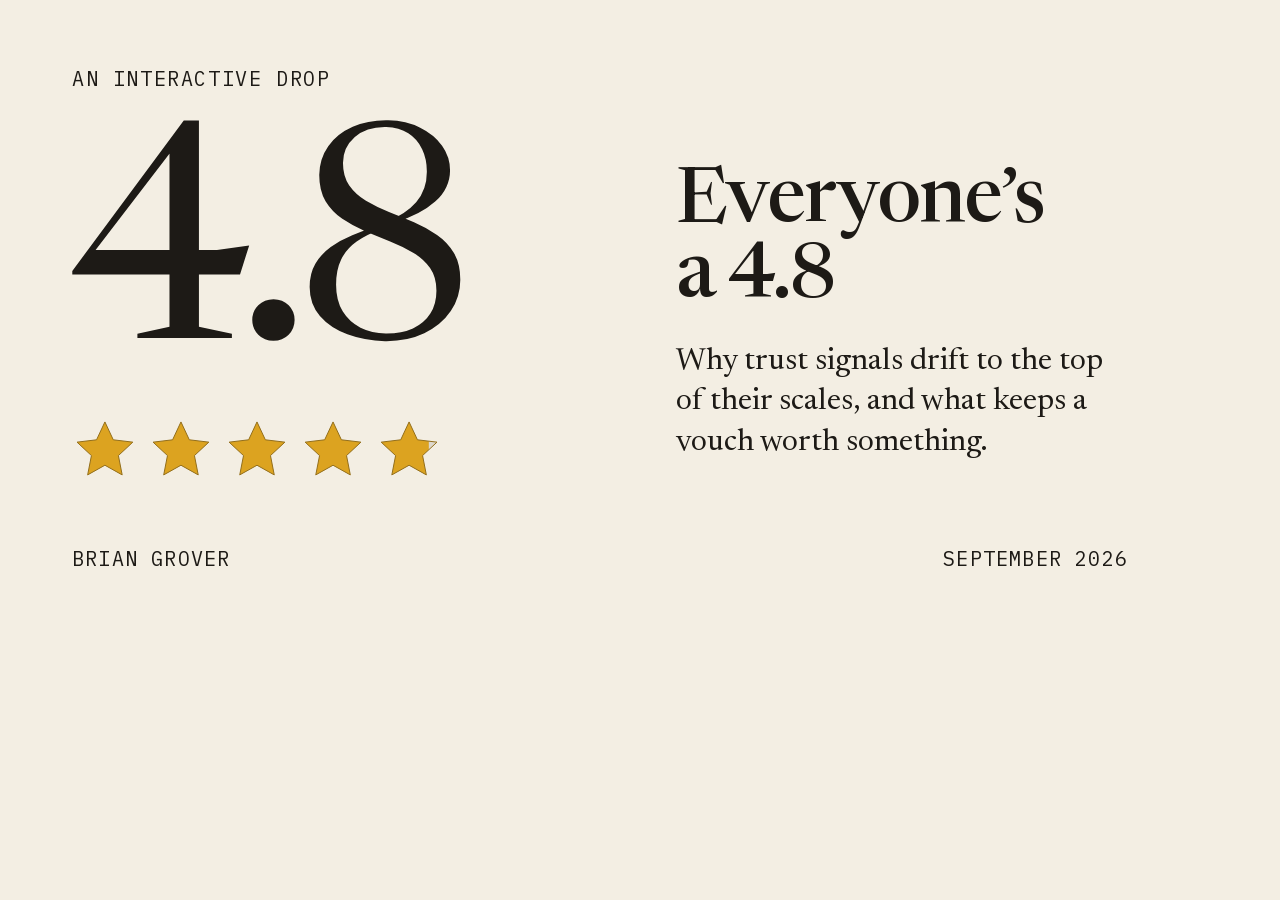
<file: tools/og.html>
<!doctype html>
<html lang="en"><head><meta charset="utf-8">
<title>Share card</title>
<link rel="stylesheet" href="../css/style.css">
<style>
  html, body { margin: 0; width: 1200px; height: 630px; overflow: hidden; background: var(--paper); }
  .card { box-sizing: border-box; width: 1200px; height: 630px; padding: 64px 72px 56px; display: grid; grid-template-columns: 500px 1fr; grid-template-rows: auto 1fr auto; column-gap: 56px; }
  .kicker { grid-column: 1 / -1; font-family: var(--mono); font-size: 20px; letter-spacing: 0.08em; text-transform: uppercase; color: var(--ink-3); margin: 0 0 10px; }
  .score { align-self: center; }
  .num { font-family: var(--serif); font-variation-settings: 'opsz' 72; font-size: 300px; line-height: 0.8; letter-spacing: -0.045em; margin: 0 0 30px; color: var(--ink); }
  .og-stars { width: 370px; height: auto; }
  .text { align-self: center; border-left: 1px solid var(--rule-strong); padding-left: 48px; }
  h1 { font-family: var(--serif); font-variation-settings: 'opsz' 72; font-weight: 500; font-size: 76px; line-height: 0.98; letter-spacing: -0.025em; margin: 0 0 26px; color: var(--ink); }
  .sub { font-family: var(--serif); font-size: 31px; line-height: 1.3; color: var(--ink-2); margin: 0; }
  .foot { grid-column: 1 / -1; display: flex; justify-content: space-between; border-top: 1px solid var(--rule); padding-top: 18px; font-family: var(--mono); font-size: 20px; letter-spacing: 0.06em; color: var(--ink-3); text-transform: uppercase; }
</style></head>
<body><div class="card">
  <p class="kicker">An interactive drop</p>
  <div class="score"><p class="num">4.8</p><svg class="og-stars" viewBox="0 0 360 64" aria-hidden="true" focusable="false"><g transform="translate(0 0) scale(2.6666666666666665)"><path class="star-empty" d="M12 1.8l3.05 6.52 7.13.86-5.26 4.9 1.38 7.05L12 17.6l-6.3 3.53 1.38-7.05L1.82 9.18l7.13-.86z"/><clipPath id="scz28w6a-1"><rect data-star="0" width="24.00" height="24"/></clipPath><path class="star-fill" d="M12 1.8l3.05 6.52 7.13.86-5.26 4.9 1.38 7.05L12 17.6l-6.3 3.53 1.38-7.05L1.82 9.18l7.13-.86z" clip-path="url(#scz28w6a-1)"/><path class="star-edge" d="M12 1.8l3.05 6.52 7.13.86-5.26 4.9 1.38 7.05L12 17.6l-6.3 3.53 1.38-7.05L1.82 9.18l7.13-.86z" vector-effect="non-scaling-stroke"/></g><g transform="translate(74 0) scale(2.6666666666666665)"><path class="star-empty" d="M12 1.8l3.05 6.52 7.13.86-5.26 4.9 1.38 7.05L12 17.6l-6.3 3.53 1.38-7.05L1.82 9.18l7.13-.86z"/><clipPath id="scz28w6a-2"><rect data-star="1" width="24.00" height="24"/></clipPath><path class="star-fill" d="M12 1.8l3.05 6.52 7.13.86-5.26 4.9 1.38 7.05L12 17.6l-6.3 3.53 1.38-7.05L1.82 9.18l7.13-.86z" clip-path="url(#scz28w6a-2)"/><path class="star-edge" d="M12 1.8l3.05 6.52 7.13.86-5.26 4.9 1.38 7.05L12 17.6l-6.3 3.53 1.38-7.05L1.82 9.18l7.13-.86z" vector-effect="non-scaling-stroke"/></g><g transform="translate(148 0) scale(2.6666666666666665)"><path class="star-empty" d="M12 1.8l3.05 6.52 7.13.86-5.26 4.9 1.38 7.05L12 17.6l-6.3 3.53 1.38-7.05L1.82 9.18l7.13-.86z"/><clipPath id="scz28w6a-3"><rect data-star="2" width="24.00" height="24"/></clipPath><path class="star-fill" d="M12 1.8l3.05 6.52 7.13.86-5.26 4.9 1.38 7.05L12 17.6l-6.3 3.53 1.38-7.05L1.82 9.18l7.13-.86z" clip-path="url(#scz28w6a-3)"/><path class="star-edge" d="M12 1.8l3.05 6.52 7.13.86-5.26 4.9 1.38 7.05L12 17.6l-6.3 3.53 1.38-7.05L1.82 9.18l7.13-.86z" vector-effect="non-scaling-stroke"/></g><g transform="translate(222 0) scale(2.6666666666666665)"><path class="star-empty" d="M12 1.8l3.05 6.52 7.13.86-5.26 4.9 1.38 7.05L12 17.6l-6.3 3.53 1.38-7.05L1.82 9.18l7.13-.86z"/><clipPath id="scz28w6a-4"><rect data-star="3" width="24.00" height="24"/></clipPath><path class="star-fill" d="M12 1.8l3.05 6.52 7.13.86-5.26 4.9 1.38 7.05L12 17.6l-6.3 3.53 1.38-7.05L1.82 9.18l7.13-.86z" clip-path="url(#scz28w6a-4)"/><path class="star-edge" d="M12 1.8l3.05 6.52 7.13.86-5.26 4.9 1.38 7.05L12 17.6l-6.3 3.53 1.38-7.05L1.82 9.18l7.13-.86z" vector-effect="non-scaling-stroke"/></g><g transform="translate(296 0) scale(2.6666666666666665)"><path class="star-empty" d="M12 1.8l3.05 6.52 7.13.86-5.26 4.9 1.38 7.05L12 17.6l-6.3 3.53 1.38-7.05L1.82 9.18l7.13-.86z"/><clipPath id="scz28w6a-5"><rect data-star="4" width="19.20" height="24"/></clipPath><path class="star-fill" d="M12 1.8l3.05 6.52 7.13.86-5.26 4.9 1.38 7.05L12 17.6l-6.3 3.53 1.38-7.05L1.82 9.18l7.13-.86z" clip-path="url(#scz28w6a-5)"/><path class="star-edge" d="M12 1.8l3.05 6.52 7.13.86-5.26 4.9 1.38 7.05L12 17.6l-6.3 3.53 1.38-7.05L1.82 9.18l7.13-.86z" vector-effect="non-scaling-stroke"/></g></svg></div>
  <div class="text"><h1>Everyone’s a&nbsp;4.8</h1><p class="sub">Why trust signals drift to the top of their scales, and what keeps a vouch worth something.</p></div>
  <div class="foot"><span>Brian Grover</span><span>September 2026</span></div>
</div></body></html>
</file>
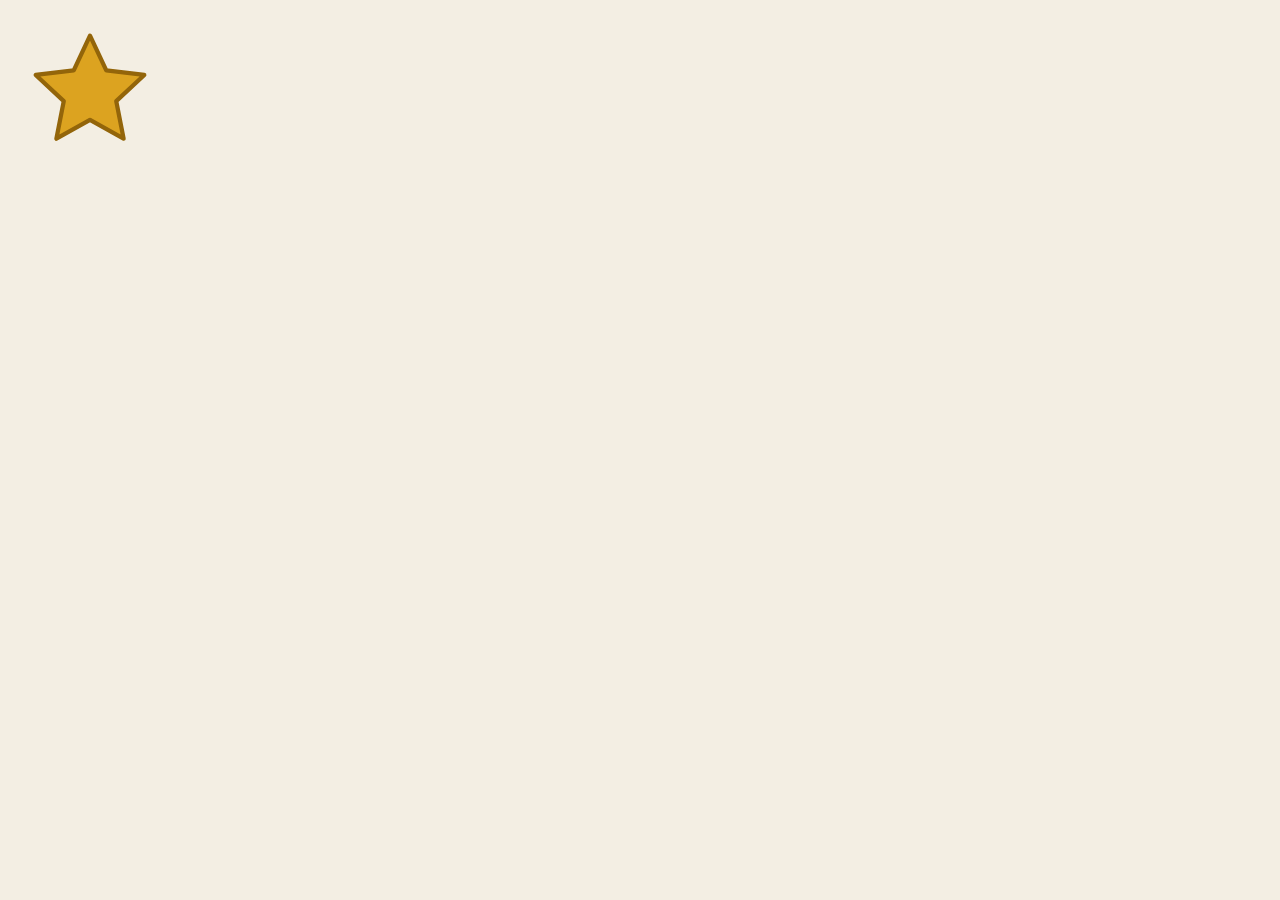
<file: tools/touch-icon.html>
<!doctype html><html><head><meta charset="utf-8"><style>html,body{margin:0;width:180px;height:180px;background:#f3eee3;display:grid;place-items:center}</style></head><body><svg width="128" height="128" viewBox="0 0 24 24"><path d="M12 1.8l3.05 6.52 7.13.86-5.26 4.9 1.38 7.05L12 17.6l-6.3 3.53 1.38-7.05L1.82 9.18l7.13-.86z" fill="#dca320" stroke="#93650a" stroke-width="0.8" stroke-linejoin="round"/></svg></body></html>
</file>
<file: css/style.css>
/* Everyone's a 4.8: the shared base for both pages.

   Color: paper, ink and gold, and nothing else. Ink shows hierarchy by its strength: full for
   headlines and big numbers, 74% for body text and 64% for labels. Labels would read lighter at
   45%, but that is 2.8:1 on the paper, under the 4.5:1 small text needs; 64% holds 4.7:1 even
   on the grain's darkest speck. Gold is only ever a star.
   Type: the serif, large, for headlines and big numbers only; the mono, small and uppercase,
   for labels and counters; body text in the serif at reading size, short.
   Motion: one easing for everything. Anything that moves takes 500ms, hover and press changes
   200ms, text fades 600ms. js/motion.js gives scripts the same curve. */

@font-face {
  font-family: "Newsreader";
  src: url("../fonts/Newsreader-normal-300-700.woff2") format("woff2");
  font-style: normal;
  font-weight: 300 700;
  font-display: swap;
}
@font-face {
  font-family: "Newsreader";
  src: url("../fonts/Newsreader-italic-300-700.woff2") format("woff2");
  font-style: italic;
  font-weight: 300 700;
  font-display: swap;
}
@font-face {
  font-family: "IBM Plex Mono";
  src: url("../fonts/IBMPlexMono-normal-400.woff2") format("woff2");
  font-weight: 400;
  font-display: swap;
}
@font-face {
  font-family: "IBM Plex Mono";
  src: url("../fonts/IBMPlexMono-normal-500.woff2") format("woff2");
  font-weight: 500;
  font-display: swap;
}
/* Until Newsreader loads, the page uses Georgia resized to Newsreader's widths and given
   Newsreader's ascent (0.735) and descent (0.265), so lines break in nearly the same
   places when the font swaps in. Newsreader is narrower than Georgia at text sizes and
   wider at display sizes, so each weight range gets its own size. */
@font-face {
  font-family: "Newsreader Fallback";
  src: local("Georgia");
  font-weight: 300 450;
  size-adjust: 91.8%;
  ascent-override: 80.1%;
  descent-override: 28.9%;
  line-gap-override: 0%;
}
@font-face {
  font-family: "Newsreader Fallback";
  src: local("Georgia");
  font-weight: 451 550;
  size-adjust: 101%;
  ascent-override: 72.8%;
  descent-override: 26.2%;
  line-gap-override: 0%;
}
@font-face {
  font-family: "Newsreader Fallback";
  src: local("Georgia Bold"), local("Georgia-Bold");
  font-weight: 551 700;
  size-adjust: 83%;
  ascent-override: 88.6%;
  descent-override: 31.9%;
  line-gap-override: 0%;
}

:root {
  --paper: #f3eee3;
  --ink-rgb: 29 26 22;
  --ink: rgb(var(--ink-rgb));
  --ink-body: rgb(var(--ink-rgb) / 0.74);
  --ink-label: rgb(var(--ink-rgb) / 0.64);
  /* Lines and fills, all ink: hairlines, stronger rules and a faint wash for bands. */
  --ink-rule: rgb(var(--ink-rgb) / 0.16);
  --ink-rule-strong: rgb(var(--ink-rgb) / 0.34);
  --ink-wash: rgb(var(--ink-rgb) / 0.06);
  --ink-star: rgb(var(--ink-rgb) / 0.1); /* an empty star */
  --gold: #dca320;
  --gold-edge: #936f1c; /* gold darkened with ink (62 to 38), the star's outline */
  --gold-light: rgb(220 163 32 / 0.42); /* gold at 42% on the paper */
  --serif: "Newsreader", "Newsreader Fallback", "Iowan Old Style", "Palatino Linotype", Georgia, serif;
  --mono: "IBM Plex Mono", ui-monospace, "SF Mono", Menlo, Consolas, monospace;
  --ease: cubic-bezier(0.16, 1, 0.3, 1);
  --move: 500ms;
  --press: 200ms;
  --fade: 600ms;
  --gutter: 20px;
  color-scheme: light;
}
@media (min-width: 720px) {
  :root {
    --gutter: 32px;
  }
}
@media (min-width: 1200px) {
  :root {
    --gutter: clamp(40px, 4vw, 64px);
  }
}

*,
*::before,
*::after {
  box-sizing: border-box;
}

html {
  -webkit-text-size-adjust: 100%;
  text-size-adjust: 100%;
}

body {
  margin: 0;
  background: var(--paper);
  color: var(--ink);
  font-family: var(--serif);
  font-size: 1.0625rem;
  line-height: 1.5;
  font-optical-sizing: auto;
  font-kerning: normal;
  text-rendering: optimizeLegibility;
}

img,
svg {
  display: block;
  max-width: 100%;
}

p {
  margin: 0;
}
p,
li,
figcaption {
  text-wrap: pretty;
}
strong {
  font-weight: 600;
}

a {
  color: inherit;
  text-decoration-line: underline;
  text-decoration-thickness: 1px;
  text-underline-offset: 0.18em;
  text-decoration-color: var(--ink-rule-strong);
  transition: text-decoration-color var(--press) var(--ease);
}
/* Hover only where a pointer can hover; on touch screens a tap would leave it stuck on. */
@media (hover: hover) and (pointer: fine) {
  a:hover {
    text-decoration-color: currentColor;
  }
}

:focus-visible {
  outline: 2px solid var(--ink);
  outline-offset: 3px;
}

.visually-hidden {
  position: absolute !important;
  width: 1px;
  height: 1px;
  margin: -1px;
  padding: 0;
  overflow: hidden;
  clip: rect(0 0 0 0);
  white-space: nowrap;
  border: 0;
}

/* The mono role: labels and counters, small and uppercase, at label strength. */
.label {
  font-family: var(--mono);
  font-size: 0.75rem;
  font-weight: 400;
  line-height: 1.5;
  letter-spacing: 0.06em;
  text-transform: uppercase;
  color: var(--ink-label);
}
.label a {
  color: inherit;
}

/* Stars, used everywhere. */
.star-fill {
  fill: var(--gold);
}
.star-empty {
  fill: var(--ink-star);
}
.star-edge {
  fill: none;
  stroke: var(--gold-edge);
  stroke-width: 1;
  stroke-linejoin: round;
}

/* Buttons: labels you can press, in the mono role. */
.btn {
  appearance: none;
  display: inline-flex;
  align-items: center;
  justify-content: center;
  gap: 8px;
  min-height: 44px;
  padding: 10px 18px;
  font-family: var(--mono);
  font-size: 0.75rem;
  font-weight: 500;
  line-height: 1.2;
  letter-spacing: 0.08em;
  text-transform: uppercase;
  color: var(--paper);
  background: var(--ink);
  border: 1px solid var(--ink);
  border-radius: 0;
  cursor: pointer;
  touch-action: manipulation;
  transition:
    transform var(--press) var(--ease),
    background-color var(--press) var(--ease),
    border-color var(--press) var(--ease);
}
.btn:not([disabled]):active {
  transform: scale(0.97);
}
@media (hover: hover) and (pointer: fine) {
  .btn:hover {
    background: rgb(var(--ink-rgb) / 0.84);
  }
}
.btn[disabled] {
  opacity: 0.45;
  cursor: default;
}
.btn-quiet {
  color: var(--ink);
  background: transparent;
  border-color: var(--ink-rule-strong);
}
@media (hover: hover) and (pointer: fine) {
  .btn-quiet:hover {
    background: var(--ink-wash);
    border-color: var(--ink);
  }
}
/* A button that reads like a link inside a label line. */
.text-button {
  appearance: none;
  margin: 0;
  padding: 0;
  border: 0;
  background: none;
  font: inherit;
  letter-spacing: inherit;
  text-transform: inherit;
  color: inherit;
  text-decoration-line: underline;
  text-decoration-thickness: 1px;
  text-underline-offset: 0.18em;
  text-decoration-color: var(--ink-rule-strong);
  cursor: pointer;
  touch-action: manipulation;
  transition: text-decoration-color var(--press) var(--ease);
}
@media (hover: hover) and (pointer: fine) {
  .text-button:hover {
    text-decoration-color: currentColor;
  }
}
/* A text button that is also a label keeps the label's mono voice. */
.text-button.label {
  font-family: var(--mono);
  font-size: 0.75rem;
  letter-spacing: 0.06em;
  text-transform: uppercase;
}

/* A line whose words change by crossfading in place (js/motion.js setLine). */
.line {
  display: grid;
}
.line > .line-copy {
  grid-area: 1 / 1;
  opacity: 0;
  transition: opacity var(--fade) var(--ease);
}
.line > .line-copy.is-shown {
  opacity: 1;
}

/* The paper's grain: a speckle of ink over everything, its darkest specks at about 5%, that
   shifts a few times a second. It is one small tile, redrawn in place, so it costs no large
   layer. */
.grain {
  position: fixed;
  inset: 0;
  z-index: 100;
  pointer-events: none;
  background-image: url("data:image/svg+xml,%3Csvg xmlns='http://www.w3.org/2000/svg' width='220' height='220'%3E%3Cfilter id='g'%3E%3CfeTurbulence type='fractalNoise' baseFrequency='.9' numOctaves='2' seed='7' stitchTiles='stitch'/%3E%3CfeColorMatrix values='0 0 0 0 .114 0 0 0 0 .102 0 0 0 0 .086 1 0 0 0 0'/%3E%3CfeComponentTransfer%3E%3CfeFuncA type='table' tableValues='0 0 0 .02 .06 .1 .14'/%3E%3C/feComponentTransfer%3E%3C/filter%3E%3Crect width='220' height='220' filter='url(%23g)'/%3E%3C/svg%3E");
  background-size: 220px 220px;
  animation: grain 1.1s steps(1, end) infinite;
}
html.is-tuning .grain {
  animation-play-state: paused;
}
@keyframes grain {
  0%,
  100% {
    background-position: 0 0;
  }
  20% {
    background-position: -63px 41px;
  }
  40% {
    background-position: 37px -89px;
  }
  60% {
    background-position: -91px -23px;
  }
  80% {
    background-position: 71px 83px;
  }
}

/* Readers who ask for more contrast get firmer lines and labels. */
@media (prefers-contrast: more) {
  :root {
    --ink-rule: rgb(var(--ink-rgb) / 0.5);
    --ink-rule-strong: rgb(var(--ink-rgb) / 0.7);
    --ink-label: rgb(var(--ink-rgb) / 0.8);
    --ink-body: rgb(var(--ink-rgb) / 0.86);
  }
  .grain {
    display: none;
  }
}
@media (forced-colors: active) {
  .grain {
    display: none;
  }
}

/* Reduced motion: nothing moves. Fades stay, because they still show that something changed,
   and the grain holds still. */
@media (prefers-reduced-motion: reduce) {
  .grain {
    animation: none;
  }
  .btn,
  .btn:not([disabled]):active {
    transform: none;
  }
}
</file>
<file: css/stage.css>
/* The stage: four full-screen scenes that change under a fixed frame. js/stage.js moves one
   scene per scroll, swipe or arrow key. Phones stack each scene, text over the visual; from
   960px the text sits beside the visual. In every scene the visual gets the most room.

   Without scripting, or on screens under 500px tall, the scenes are plain sections one after
   another (html without .stage-on), and the page scrolls. */

:root {
  --frame-top: 48px;
  --frame-bottom: 48px;
  --scene-gap: clamp(12px, 2.4vh, 24px);
  --text-col: 100%;
  --col-gap: 0px;
}
@media (min-width: 960px) {
  :root {
    --frame-top: 68px;
    --frame-bottom: 64px;
    --text-col: clamp(348px, 34vw, 480px);
    --col-gap: clamp(40px, 5vw, 88px);
  }
}

html.stage-on,
html.stage-on body {
  height: 100%;
  overflow: hidden;
  overscroll-behavior: none;
}

/* ---------- The frame ---------- */

.frame-top {
  position: fixed;
  top: 0;
  left: 0;
  right: 0;
  z-index: 40;
  height: var(--frame-top);
  display: flex;
  align-items: center;
  justify-content: space-between;
  gap: 16px;
  padding-inline: var(--gutter);
  pointer-events: none;
}
.frame-top > * {
  pointer-events: auto;
}
.frame-title {
  margin: 0;
  min-width: 0;
  font-family: var(--mono);
  font-size: 0.75rem;
  font-weight: 500;
  line-height: 1.2;
  letter-spacing: 0.08em;
  text-transform: uppercase;
}
.frame-title a {
  display: grid;
  align-items: center;
  min-height: 44px;
  color: var(--ink);
  text-decoration: none;
}
.frame-title a {
  white-space: nowrap;
  transition:
    opacity var(--fade) var(--ease),
    visibility 0s linear 0s;
}
/* The opening scene carries the title itself, large, so the frame's copy waits for scene 2. */
html.stage-on[data-scene="0"] .frame-title a {
  opacity: 0;
  visibility: hidden;
  transition:
    opacity var(--fade) var(--ease),
    visibility 0s linear var(--fade);
}
.page-rating {
  display: flex;
  flex: none;
  align-items: center;
  gap: 10px;
  margin: 0;
}
.page-rating .stars {
  width: 76px;
  height: 14px;
}
.page-rating-num {
  min-width: 2.2em;
  font-family: var(--mono);
  font-size: 0.8125rem;
  font-weight: 500;
  font-variant-numeric: tabular-nums;
  color: var(--ink);
}
.page-rating-label {
  display: none;
}
@media (min-width: 600px) {
  .page-rating-label {
    display: inline;
  }
}

.frame-bottom {
  position: fixed;
  bottom: 0;
  left: 0;
  right: 0;
  z-index: 40;
  height: var(--frame-bottom);
  display: flex;
  align-items: center;
  gap: 10px;
  padding-inline: var(--gutter);
  pointer-events: none;
}
.frame-bottom > * {
  pointer-events: auto;
}
.frame-count {
  margin: 0;
  font-variant-numeric: tabular-nums;
  white-space: nowrap;
}
.frame-now {
  color: var(--ink);
}
.frame-dots {
  display: flex;
  margin: 0;
  padding: 0;
  list-style: none;
}
.frame-dots button {
  display: grid;
  place-items: center;
  width: 26px;
  height: 44px;
  padding: 0;
  border: 0;
  background: none;
  cursor: pointer;
  touch-action: manipulation;
}
.frame-dots button::before {
  content: "";
  width: 7px;
  height: 7px;
  border-radius: 50%;
  background: var(--ink-rule-strong);
  transition:
    background-color var(--press) var(--ease),
    transform var(--move) var(--ease);
}
.frame-dots button[aria-current="step"]::before {
  background: var(--ink);
  transform: scale(1.35);
}
@media (hover: hover) and (pointer: fine) {
  .frame-dots button:not([aria-current="step"]):hover::before {
    background: var(--ink-label);
  }
}
/* The cue: a small pulse on the first scene only. */
.frame-cue {
  display: inline-flex;
  align-items: center;
  gap: 8px;
  min-height: 44px;
  margin-left: auto;
  padding: 0;
  border: 0;
  background: none;
  cursor: pointer;
  touch-action: manipulation;
  transition:
    opacity var(--fade) var(--ease),
    visibility 0s linear 0s;
  animation: cue-pulse 1.8s var(--ease) infinite;
}
.frame-cue svg {
  width: 12px;
  height: 8px;
  fill: none;
  stroke: currentColor;
  stroke-width: 1.5;
  animation: cue-nudge 1.8s var(--ease) infinite;
}
@keyframes cue-pulse {
  0%,
  56%,
  100% {
    opacity: 0.55;
  }
  28% {
    opacity: 1;
  }
}
@keyframes cue-nudge {
  0%,
  56%,
  100% {
    transform: translateY(0);
  }
  28% {
    transform: translateY(4px);
  }
}
html:not([data-scene="0"]) .frame-cue,
html:not(.stage-on) .frame-cue {
  opacity: 0;
  visibility: hidden;
  animation: none;
  transition:
    opacity var(--fade) var(--ease),
    visibility 0s linear var(--fade);
}
@media (min-width: 960px) {
  .frame-cue {
    position: absolute;
    left: 50%;
    margin-left: 0;
    translate: -50% 0;
  }
}

/* ---------- The stage ---------- */

html.stage-on .stage {
  position: fixed;
  inset: 0;
  /* Clipped, not just hidden: a hidden box can still be scrolled by a link to a scene or by a
     control brought into view, which would shift the whole scene. */
  overflow: hidden;
  overflow: clip;
  /* Swipes belong to the stage; pinch zoom still works. */
  touch-action: pinch-zoom;
}
html.stage-on .scene {
  position: absolute;
  inset: 0;
  opacity: 0;
  visibility: hidden;
  transition:
    opacity var(--move) var(--ease),
    transform var(--move) var(--ease),
    visibility 0s linear var(--move);
}
html.stage-on .scene.is-current {
  opacity: 1;
  visibility: visible;
  transition-delay: 0s;
}
/* The scene on its way out drifts the way the reader is going: up when going forward. */
html.stage-on .scene.is-leaving {
  transform: translateY(calc(var(--dir, 1) * -28px));
}

/* One scene. Phones and narrow tablets: text over the visual, the visual taking what is left. */
.scene {
  display: flex;
  flex-direction: column;
  gap: var(--scene-gap);
  padding: calc(var(--frame-top) + 2px) var(--gutter) calc(var(--frame-bottom) + 12px);
}
.scene-text {
  flex: none;
  display: grid;
  align-content: start;
  gap: 10px;
  min-width: 0;
}
.scene-visual {
  position: relative;
  flex: 1 1 0;
  min-width: 0;
  min-height: 0;
  container-type: size;
}
@media (min-width: 960px) {
  .scene {
    display: grid;
    grid-template-columns: var(--text-col) minmax(0, 1fr);
    grid-template-rows: minmax(0, 1fr);
    column-gap: var(--col-gap);
    align-items: center;
    padding: var(--frame-top) max(var(--gutter), (100vw - 1640px) / 2) var(--frame-bottom);
  }
  .scene-text {
    gap: 18px;
  }
  .scene-visual {
    height: 100%;
  }
}

/* The serif role, large: headlines. */
.scene-title {
  margin: 0;
  font-family: var(--serif);
  font-size: clamp(1.75rem, 1.1rem + 2.6vw, 3.375rem);
  font-weight: 500;
  line-height: 1.04;
  letter-spacing: -0.022em;
  font-variation-settings: "opsz" 60;
  text-wrap: balance;
  color: var(--ink);
}
.scene-title:focus {
  outline: none;
}
/* The opening's title, the page's h1: larger than the other scenes' headlines. */
.scene-title-big {
  font-size: clamp(2.5rem, 1.3rem + 4.6vw, 5.25rem);
  line-height: 0.98;
  letter-spacing: -0.028em;
  font-variation-settings: "opsz" 72;
}
/* Body text at body strength: one line, or a short paragraph, per scene. */
.scene-body {
  max-width: 32rem;
  font-size: clamp(1.0625rem, 0.95rem + 0.4vw, 1.25rem);
  line-height: 1.42;
  color: var(--ink-body);
}
.byline {
  margin-top: 4px;
}
.scene-links {
  display: flex;
  flex-wrap: wrap;
  align-items: center;
  gap: 4px 12px;
}
.drift-key.scene-links {
  display: block;
}
.why-button {
  display: inline-block;
  padding-block: 12px;
  margin-block: -12px;
}

/* ---------- The opening and the close: the page's own rating, large ---------- */

/* The serif role, large: a big number, with its stars under it. The opening shows the 4.8 in
   the title; the close shows the 5.0 this page has drifted to. */
.big-rating {
  display: flex;
  flex-direction: column;
  justify-content: center;
  height: 100%;
  font-size: clamp(3rem, min(58cqw, 46cqh), 19rem);
}
.big-rating-num {
  margin: 0;
  font-family: var(--serif);
  font-size: 1em;
  font-weight: 400;
  line-height: 0.8;
  letter-spacing: -0.045em;
  font-variant-numeric: lining-nums;
  font-variation-settings: "opsz" 72;
  color: var(--ink);
}
.big-rating-stars {
  width: min(1.9em, 100%);
  height: auto;
  margin-top: 0.14em;
}
.big-rating-cap {
  max-width: 22rem;
  margin: 0.2rem 0 0;
  font-size: 0.75rem;
}
/* The opening's 4.8 takes most of its scene's height. */
.scene-open .big-rating {
  font-size: clamp(3rem, min(64cqw, 62cqh), 19rem);
}
/* The close's 5.0 leaves room for its caption, and on the shortest screens gives way to it,
   first the stars, then the number: the frame's rating already shows the 5.0. */
.scene-close .big-rating {
  font-size: clamp(2.5rem, min(58cqw, calc((100cqh - 60px) * 0.74)), 19rem);
}
@container (max-height: 150px) {
  .scene-close .big-rating-stars {
    display: none;
  }
}
@container (max-height: 104px) {
  .scene-close .big-rating-num {
    display: none;
  }
}
.big-rating-stars + .big-rating-cap {
  margin-top: max(14px, 0.07em);
}

/* ---------- "Why?" ---------- */

/* On the stage the card is frosted glass over the scene's text, which dims behind it; the
   visual beside or under it stays as it was. Without the stage it opens in the page. */
.why-card {
  margin: 16px 0 0;
  padding: 0 0 18px;
  border: 1px solid var(--ink-rule-strong);
}
.why-card[hidden] {
  display: none;
}
.why-card:focus {
  outline: none;
}
.why-card-head {
  display: flex;
  align-items: center;
  justify-content: space-between;
  gap: 16px;
  min-height: 48px;
  padding: 0 16px;
  border-bottom: 1px solid var(--ink-rule);
}
.why-card-title {
  margin: 0;
  color: var(--ink);
}
.why-card-head .text-button {
  padding-block: 12px;
}
.why-card > p:not(.why-card-src) {
  margin: 14px 16px 0;
  font-size: 1rem;
  line-height: 1.5;
  color: var(--ink-body);
}
.why-card-src {
  margin: 12px 16px 0;
}
.why-card-src a {
  display: inline-block;
  padding-block: 10px;
  margin-block: -10px;
}
html.stage-on .why-card {
  position: fixed;
  z-index: 34;
  top: var(--frame-top);
  left: 8px;
  right: 8px;
  max-height: calc(100% - var(--frame-top) - var(--frame-bottom));
  margin: 0;
  overflow-y: auto;
  overscroll-behavior: contain;
  background: rgb(243 238 227 / 0.74);
  -webkit-backdrop-filter: blur(10px) saturate(1.05);
  backdrop-filter: blur(10px) saturate(1.05);
  box-shadow: 0 18px 48px rgb(var(--ink-rgb) / 0.1);
  opacity: 0;
  transform: translateY(-12px);
  transition:
    opacity var(--move) var(--ease),
    transform var(--move) var(--ease);
}
html.stage-on .why-card.is-open {
  opacity: 1;
  transform: none;
}
@supports not ((backdrop-filter: blur(1px)) or (-webkit-backdrop-filter: blur(1px))) {
  html.stage-on .why-card {
    background: rgb(243 238 227 / 0.96);
  }
}
@media (min-width: 960px) {
  html.stage-on .why-card {
    top: 50%;
    left: calc(max(var(--gutter), (100vw - 1640px) / 2) - 24px);
    right: auto;
    width: calc(var(--text-col) + var(--col-gap) / 2 + 24px);
    max-height: calc(100% - var(--frame-top) - var(--frame-bottom) - 16px);
    translate: 0 -50%;
    transform: translateX(-14px);
  }
  html.stage-on .why-card.is-open {
    transform: none;
  }
}
.scene .scene-text {
  transition: opacity var(--fade) var(--ease);
}
.scene.is-why .scene-text {
  opacity: 0.28;
  pointer-events: none;
}
html:not(.js) .why-button,
html:not(.js) .why-button + span,
html:not(.js) [data-why-close] {
  display: none;
}
.byline a,
.beat-links a,
.beat-links .text-button,
.drift-key a {
  display: inline-block;
  padding-block: 12px;
  margin-block: -12px;
}

/* ---------- Arrivals ---------- */

/* Headlines arrive a word at a time; the rest of a scene rises in after them. stage.js splits
   each headline into words, gives each its place in --i, and gives every other piece its own
   delay. A unit (a scene, or one of the lab's two beats) is .is-staged while it waits and
   .is-in once it has arrived. */
.w {
  display: inline-block;
}
html.stage-on:not(.stage-ready) [data-words],
html.stage-on:not(.stage-ready) [data-rise] {
  opacity: 0;
  /* If the script never runs, show everything after a moment instead of hiding it. */
  animation: show-late 0s linear 2.5s forwards;
}
@keyframes show-late {
  to {
    opacity: 1;
  }
}
[data-rise],
.w {
  transition: none;
}
.is-staged [data-rise],
.is-staged .w {
  opacity: 0;
  transform: translateY(calc(var(--dir, 1) * 18px));
}
.is-staged .w {
  transform: translateY(calc(var(--dir, 1) * 0.32em));
}
.is-in [data-rise],
.is-in .w {
  opacity: 1;
  transform: none;
  transition:
    opacity var(--fade) var(--ease) var(--delay, 0ms),
    transform var(--move) var(--ease) var(--delay, 0ms);
}
.is-in .w {
  --delay: calc(40ms + var(--i, 0) * 36ms);
}
/* A scene reached while the tab was hidden is in place when the reader comes back. */
html.is-sudden .scene,
html.is-sudden .beat,
html.is-sudden [data-rise],
html.is-sudden .w {
  transition: none !important;
}
/* A beat's own state wins over its scene's, so the lab's text can change beat by beat while its
   chart stays put. */
.beat.is-staged [data-rise],
.beat.is-staged .w {
  opacity: 0;
  transition: none;
}
.beat.is-in [data-rise],
.beat.is-in .w {
  opacity: 1;
  transform: none;
  transition:
    opacity var(--fade) var(--ease) var(--delay, 0ms),
    transform var(--move) var(--ease) var(--delay, 0ms);
}

/* ---------- The lab's two beats ---------- */

.scene-lab .scene-text {
  display: grid;
}
/* Beside the chart, the lab's text starts at the top of its column, so scene 5's headline stays
   put when its rules chart changes height, and a column taller than the screen keeps its
   headline in view. */
@media (min-width: 960px) {
  html.stage-on .scene-lab .scene-text {
    align-self: start;
  }
}
.beat {
  grid-area: 1 / 1;
  display: grid;
  align-content: start;
  gap: 10px;
  min-width: 0;
}
@media (min-width: 960px) {
  .beat {
    gap: 18px;
  }
}
html.stage-on .beat {
  opacity: 0;
  visibility: hidden;
  transition:
    opacity var(--move) var(--ease),
    visibility 0s linear var(--move);
}
html.stage-on .beat.is-current {
  opacity: 1;
  visibility: visible;
  transition-delay: 0s;
}

/* The big switch, inside scene 5's headline: the track and a star that turns gold. */
.scene-switch {
  font-size: clamp(1.625rem, 1rem + 2.5vw, 3.125rem);
}
.big-switch {
  appearance: none;
  display: flex;
  align-items: flex-start;
  gap: 0.42em;
  margin: 0;
  padding: 0;
  border: 0;
  background: none;
  font: inherit;
  letter-spacing: inherit;
  line-height: inherit;
  color: inherit;
  text-align: left;
  cursor: pointer;
  touch-action: manipulation;
}
.big-switch-track {
  position: relative;
  flex: none;
  width: 1.84em;
  height: 1em;
  margin-top: 0.04em;
  border: 2px solid var(--ink);
  border-radius: 999px;
  transition:
    background-color var(--move) var(--ease),
    transform var(--press) var(--ease);
}
.big-switch-thumb {
  position: absolute;
  top: 50%;
  left: 0.08em;
  width: 0.76em;
  height: 0.76em;
  margin-top: -0.38em;
  transition: transform var(--move) var(--ease);
}
.big-switch-thumb svg {
  width: 100%;
  height: 100%;
  fill: var(--paper);
  stroke: var(--ink);
  stroke-width: 1.6;
  stroke-linejoin: round;
  transition:
    fill var(--move) var(--ease),
    stroke var(--move) var(--ease);
}
.big-switch[aria-checked="true"] .big-switch-track {
  background: var(--ink);
}
.big-switch[aria-checked="true"] .big-switch-thumb {
  transform: translateX(0.84em);
}
.big-switch[aria-checked="true"] .big-switch-thumb svg {
  fill: var(--gold);
  stroke: var(--gold);
}
.big-switch:active .big-switch-track {
  transform: scale(0.96);
}
@media (hover: hover) and (pointer: fine) {
  .big-switch[aria-checked="false"]:hover .big-switch-track {
    background: var(--ink-wash);
  }
}
.big-switch:focus-visible {
  outline-offset: 6px;
}
.beat-links {
  display: flex;
  flex-wrap: wrap;
  align-items: center;
  gap: 4px 12px;
}

/* ---------- Without the stage ---------- */

html:not(.stage-on) .frame-top {
  position: sticky;
  background: var(--paper);
  border-bottom: 1px solid var(--ink-rule);
}
html:not(.stage-on) .frame-bottom {
  display: none;
}
html:not(.stage-on) .scene {
  min-height: 100svh;
  padding: 40px var(--gutter) 56px;
  border-bottom: 1px solid var(--ink-rule);
}
html:not(.stage-on) .scene-visual {
  flex: none;
  min-height: 70svh;
  container-type: inline-size;
}
html:not(.stage-on) .scene-lab .scene-text {
  gap: 40px;
}
html:not(.stage-on) .beat {
  grid-area: auto;
}
@media (min-width: 960px) {
  html:not(.stage-on) .scene {
    grid-template-rows: auto;
  }
  html:not(.stage-on) .scene-visual {
    height: 70svh;
  }
}

/* ---------- Reduced motion ---------- */

/* Scenes swap with plain fades: nothing slides or rises, and headlines arrive whole. */
@media (prefers-reduced-motion: reduce) {
  html.stage-on .scene.is-leaving {
    transform: none;
  }
  .is-staged [data-rise],
  .is-staged .w,
  .beat.is-staged [data-rise],
  .beat.is-staged .w {
    transform: none;
  }
  .is-in .w,
  .beat.is-in .w {
    --delay: 0ms;
  }
  .frame-cue,
  .frame-cue svg {
    animation: none;
  }
  html.stage-on .why-card,
  html.stage-on .why-card.is-open {
    transform: none;
  }
  .big-switch-thumb,
  .big-switch:active .big-switch-track {
    transition: none;
    transform: none;
  }
  .big-switch[aria-checked="true"] .big-switch-thumb {
    transform: translateX(0.84em);
  }
}

@media (min-width: 960px) and (max-height: 900px) {
  .scene-text {
    gap: 12px;
  }
  .scene-title {
    font-size: clamp(1.6rem, 5.4vh, 3.375rem);
  }
  .scene-title-big {
    font-size: clamp(2.2rem, 8.4vh, 5.25rem);
  }
  .scene-body {
    font-size: clamp(0.95rem, 2.1vh, 1.25rem);
    line-height: 1.38;
  }
}
</file>
<file: css/charts.css>
/* Charts: the guess and the drift grids on the stage, the paired bars and the dot plot on the
   methods page. Class prefixes: ch (shared), gs (guess), dr (drift), wn (why now), va (validity).
   The stage's charts size themselves from their scene's visual area (.scene-visual, a size
   container), so each one fills the room its scene gives it. */

/* Shared */
.ch-svg {
  display: block;
  max-width: 100%;
  height: auto;
}
.ch-svg text {
  font-family: var(--mono);
  font-size: 12px;
  letter-spacing: 0.04em;
  fill: var(--ink);
}
.ch-axis,
.ch-tick {
  stroke: var(--ink-label);
  stroke-width: 1;
}
.ch-svg .ch-tick-label {
  fill: var(--ink-label);
}
.ch-legend {
  display: flex;
  flex-wrap: wrap;
  gap: 4px 22px;
  margin: 0 0 16px;
}
.ch-key {
  display: inline-flex;
  align-items: center;
  gap: 8px;
}
/* A chart that has gone out of view empties at once, without its transitions, so it can
   fill again when the reader comes back. */
.is-resetting,
.is-resetting * {
  transition: none !important;
}
.fallback {
  color: var(--ink-body);
}

/* ---------- 1. The guess ---------- */

.guess {
  display: flex;
  flex-direction: column;
  gap: 10px;
  height: 100%;
  max-height: 660px;
  margin: 0;
}
@media (min-width: 960px) {
  .guess {
    margin-block: auto;
    height: min(100%, 660px);
    position: relative;
    top: 50%;
    translate: 0 -50%;
  }
}
.guess-root {
  display: flex;
  flex: 1 1 auto;
  flex-direction: column;
  min-height: 0;
}
.guess-root [hidden] {
  display: none !important;
}
.gs {
  display: flex;
  flex: 1 1 auto;
  flex-direction: column;
  min-height: 0;
}
/* The plot: the big number up top, and after the reveal, the bars rising from the track. */
.gs-plot {
  position: relative;
  flex: 1 1 auto;
  min-height: 120px;
}
/* The big number sits just over the track, next to the star it follows. */
.gs-number {
  position: absolute;
  bottom: 36px;
  left: 0;
  z-index: 1;
  font-size: clamp(3.25rem, min(23cqw, 26cqh), 10.25rem);
}
.gs-number-label {
  margin: 0 0 0.5rem;
  font-size: 0.75rem;
}
/* The serif role, large: a big number. */
.gs-num {
  margin: 0;
  /* At this line height the digits rise above their box; the padding gives that back, so the
     label over the number keeps its gap. */
  padding-top: 0.1em;
  font-family: var(--serif);
  font-size: 1em;
  font-weight: 400;
  line-height: 0.84;
  letter-spacing: -0.035em;
  font-variant-numeric: lining-nums tabular-nums;
  font-variation-settings: "opsz" 72;
  color: var(--ink);
}
.gs-stars {
  width: 1.86em;
  height: auto;
  margin-top: 0.12em;
}
.gs-hist {
  position: absolute;
  inset: 0;
}
.gs-hist svg {
  position: absolute;
  inset: 0;
  width: 100%;
  height: 100%;
  overflow: visible;
}
.gs-band {
  fill: var(--ink-wash);
}
.gs-bars {
  fill: var(--ink);
  transform-box: view-box;
  transition: transform var(--move) var(--ease);
}
.gs-median {
  stroke: var(--ink);
  stroke-width: 1;
  stroke-dasharray: 2 3;
}
.ch-svg .gs-median-label {
  font-weight: 500;
}
.ch-svg .gs-band-label {
  fill: var(--ink-label);
}
.gs-anno {
  transition: opacity var(--fade) var(--ease) 200ms;
}
.is-pending .gs-bars {
  transform: scaleY(0);
}
.is-pending .gs-anno {
  opacity: 0;
}

/* The slider: its track is the chart's axis, so it tucks up under the bars. */
.gs-slider {
  position: relative;
  z-index: 2;
  margin-top: -22px;
  -webkit-user-select: none;
  user-select: none;
}
.gs-range {
  -webkit-appearance: none;
  appearance: none;
  position: relative;
  z-index: 1;
  display: block;
  width: 100%;
  height: 44px;
  margin: 0;
  padding: 0;
  background: transparent;
  cursor: pointer;
  touch-action: none;
}
.gs-range:disabled {
  cursor: default;
}
.gs-range::-webkit-slider-runnable-track {
  height: 2px;
  background: var(--ink);
  border: 0;
}
.gs-range::-webkit-slider-thumb {
  -webkit-appearance: none;
  appearance: none;
  width: 36px;
  height: 36px;
  margin-top: -17px;
  border: 0;
  background: transparent center / 100% 100% no-repeat;
  transition: transform var(--press) var(--ease);
}
.gs-range:not(:disabled):active::-webkit-slider-thumb {
  transform: scale(1.12);
}
.gs-range::-moz-range-track {
  height: 2px;
  background: var(--ink);
  border: 0;
}
.gs-range::-moz-range-thumb {
  width: 36px;
  height: 36px;
  border: 0;
  border-radius: 0;
  background: transparent center / 100% 100% no-repeat;
  transition: transform var(--press) var(--ease);
}
.gs-range:not(:disabled):active::-moz-range-thumb {
  transform: scale(1.12);
}
.gs-range:focus {
  outline: none;
}
.gs-range:focus-visible {
  outline: 2px solid var(--ink);
  outline-offset: 2px;
}
@supports selector(:has(*)) {
  .gs-range:focus-visible {
    outline: none;
  }
  .gs-slider:has(.gs-range:focus-visible) {
    outline: 2px solid var(--ink);
    outline-offset: 4px;
  }
}
/* Touch screens: only the star takes a touch, so a swipe that starts on the track still moves
   between scenes, and the star gets a 44px square to grab while it is drawn at 36px. */
@media (pointer: coarse) {
  .gs-range {
    width: calc(100% + 8px);
    margin: 0 -4px;
    pointer-events: none;
  }
  .gs-range::-webkit-slider-runnable-track {
    background: linear-gradient(var(--ink), var(--ink)) center / calc(100% - 8px) 100% no-repeat;
  }
  .gs-range::-webkit-slider-thumb {
    box-sizing: border-box;
    width: 44px;
    height: 44px;
    margin-top: -21px;
    border: 4px solid transparent;
    background-origin: content-box;
    background-clip: content-box;
    pointer-events: auto;
  }
  .gs-range::-moz-range-track {
    background: linear-gradient(var(--ink), var(--ink)) center / calc(100% - 8px) 100% no-repeat;
  }
  .gs-range::-moz-range-thumb {
    box-sizing: border-box;
    width: 44px;
    height: 44px;
    border: 4px solid transparent;
    background-origin: content-box;
    background-clip: content-box;
    pointer-events: auto;
  }
}
/* Tick labels sit under the thumb's center at 1 to 5, inset by half a thumb. */
.gs-ticks {
  position: relative;
  height: 22px;
  margin: -12px 18px 0;
  font-family: var(--mono);
  font-size: 0.75rem;
  line-height: 1;
  color: var(--ink-label);
}
.gs-ticks span {
  position: absolute;
  top: 10px;
  transform: translateX(-50%);
}
.gs-foot {
  display: flex;
  flex-wrap: wrap;
  align-items: center;
  justify-content: space-between;
  gap: 8px 16px;
  margin-top: 8px;
}
.gs-hint {
  flex: 1 1 12rem;
  min-width: 0;
}
.guess-cap {
  flex: none;
  margin: 0;
  max-width: 44rem;
  font-size: 0.6875rem;
}
/* Each source link gets a 32px tall target without moving the line; it reaches up more than
   down, so it stays clear of the counter below. */
.guess-cap a {
  display: inline-block;
  padding-block: 12px 4px;
  margin-block: -12px -4px;
}

/* ---------- 2. The drift ---------- */

.dr-sprite {
  position: absolute;
  width: 0;
  height: 0;
  overflow: hidden;
}
.drift {
  display: grid;
  height: 100%;
  place-items: center;
}
/* Four grids, two by two. charts.js sets --dr-n to the biggest size that fits; this first
   guess holds until it does. */
.dr-list {
  --dr-gap: 12px;
  --dr-n: min(calc((100cqw - 2 * var(--dr-gap)) / 3), calc((100cqh - 200px) / 2.4), 300px);
  /* A column is never narrower than its labels need, even when the grid in it is small. */
  --dr-col: max(var(--dr-n), min(10.5rem, calc((100cqw - 2 * var(--dr-gap)) / 3)));
  display: grid;
  grid-template-columns: repeat(3, var(--dr-col));
  justify-content: center;
  align-content: center;
  gap: 14px var(--dr-gap);
  margin: 0;
  padding: 0;
  list-style: none;
}
.dr-item {
  display: grid;
  align-content: start;
  width: var(--dr-col);
  min-width: 0;
}
/* The shortest screens keep each grid's number and name, and drop the note under them. */
@container (max-height: 330px) {
  .dr-note {
    display: none;
  }
}
.dr-stars {
  width: var(--dr-n);
  height: var(--dr-n);
}
.dr-num {
  margin: 8px 0 2px;
  font-family: var(--serif);
  font-size: max(1.375rem, calc(var(--dr-n) * 0.19));
  font-weight: 400;
  line-height: 1.02;
  letter-spacing: -0.02em;
  font-variant-numeric: lining-nums;
  font-variation-settings: "opsz" 60;
  color: var(--ink);
}
.dr-name {
  color: var(--ink);
}
.dr-name,
.dr-note {
  font-size: 0.6875rem;
  line-height: 1.45;
}
.dr-name a {
  display: inline-block;
  padding-block: 12px;
  margin-block: -12px;
  color: var(--ink);
}
/* Every star gets the gold edge; empty ones are hollow. */
.dr-stars use {
  stroke: var(--gold-edge);
  stroke-width: 1;
  stroke-linejoin: round;
  transition: fill var(--move) var(--ease) var(--d, 0ms);
}
.dr-s0 {
  fill: var(--paper);
}
.dr-s1 {
  fill: var(--gold);
}
.dr-s2 {
  fill: var(--gold-light);
}
.dr-stars.is-pending .dr-s1,
.dr-stars.is-pending .dr-s2 {
  fill: var(--paper);
}
.dr-stars.is-settled use {
  transition: none;
}
@media (min-width: 960px) {
  .dr-list {
    --dr-gap: 36px;
    gap: 28px var(--dr-gap);
  }
  .dr-name,
  .dr-note {
    font-size: 0.75rem;
  }
}

/* ---------- 3. Why now (methods page) ---------- */

.wn-swatch {
  display: inline-block;
  flex: none;
  width: 18px;
  height: 12px;
}
.wn-swatch-before {
  border: 1.5px solid var(--ink);
  background: var(--paper);
}
.wn-swatch-after {
  background: var(--ink);
}
.ch-svg .wn-label {
  font-family: var(--serif);
  font-weight: 500;
  letter-spacing: 0;
}
.ch-svg .wn-note {
  font-size: 13px;
  font-weight: 500;
}
.ch-svg .wn-value {
  font-size: 13px;
  transition: opacity var(--fade) var(--ease) 250ms;
}
.wn-before {
  fill: var(--paper);
  stroke: var(--ink);
  stroke-width: 1.5;
  vector-effect: non-scaling-stroke;
}
.wn-after {
  fill: var(--ink);
}
.wn-bar {
  transform-box: fill-box;
  transform-origin: 0 50%;
  transition: transform var(--move) var(--ease);
}
.is-pending .wn-bar {
  transform: scaleX(0);
}
.ch-svg.is-pending .wn-value {
  opacity: 0;
}

/* ---------- 4. What predicts the job (methods page) ---------- */

.ch-svg .va-label {
  font-family: var(--serif);
  font-size: 16px;
  letter-spacing: 0;
}
.ch-svg .va-label.is-strong {
  font-weight: 600;
}
.ch-svg .va-value {
  fill: var(--ink-body);
}
.ch-svg .va-sub {
  fill: var(--ink-label);
}
.va-grid {
  stroke: var(--ink-rule);
  stroke-width: 1;
}
.va-line {
  stroke: var(--ink-label);
  stroke-width: 1.5;
}
.va-1998 {
  fill: var(--paper);
  stroke: var(--ink);
  stroke-width: 1.5;
}
.va-2022 {
  fill: var(--ink);
}
.va-key {
  display: block;
  flex: none;
}

/* Forced colors repaint backgrounds, which would erase the slider's track; outlines survive. */
@media (forced-colors: active) {
  .gs-range::-webkit-slider-runnable-track {
    outline: 1px solid;
  }
  .gs-range::-moz-range-track {
    outline: 1px solid;
  }
}

/* Reduced motion: bars fade in instead of growing, the grids start full (charts.js skips the
   fill), and nothing scales under a press. */
@media (prefers-reduced-motion: reduce) {
  .wn-bar,
  .dr-stars use,
  .ch-svg .wn-value {
    transition: none;
  }
  .gs-bars,
  .gs-anno {
    transition: opacity var(--fade) var(--ease);
  }
  .is-pending .gs-bars {
    transform: none;
    opacity: 0;
  }
  .gs-range:not(:disabled):active::-webkit-slider-thumb,
  .gs-range:not(:disabled):active::-moz-range-thumb {
    transform: none;
  }
}
</file>
<file: css/lab.css>
/* The trust lab, shared by scenes 4 and 5: two big numbers, a one-line key, the field with its
   round under it and, while "Try other rules" is open, a line on the last rule changed. The lab
   fills its scene's visual area; the field takes whatever height is left.

   "Try other rules" is a frosted panel over the scene's text: beside the chart from 960px, and
   across the top on phones, where the chart moves down under it. Either way the chart stays in
   full view while its switches change. */

.lab {
  display: flex;
  flex-direction: column;
  gap: 10px;
  height: 100%;
  min-height: 0;
}
@media (min-width: 960px) {
  /* Beside the text, the lab sits in the middle of its space, the field's spare room split
     above and below it. */
  .lab {
    position: absolute;
    inset: 0;
    justify-content: center;
    height: min(100%, 750px);
    margin: auto 0;
    gap: 14px;
  }
}

/* How this works: three plain steps above the lab, so the reader knows what the dots and stars
   are before reading any result. Beside the text they sit in a row and stay open. On a phone
   they stack, and fold to one line once the first run of scene 4 has played (js/lab.js); the
   title then opens them again. */
.lab-how {
  flex: none;
  container-type: inline-size;
  padding-bottom: 12px;
  border-bottom: 1px solid var(--ink-rule);
}
.lab-how-title {
  margin: 0 0 8px;
  color: var(--ink);
}
.lab-how-toggle {
  appearance: none;
  display: inline-flex;
  align-items: center;
  gap: 9px;
  min-height: 32px;
  margin: -8px 0 -6px;
  padding: 0;
  border: 0;
  background: none;
  font: inherit;
  letter-spacing: inherit;
  text-transform: inherit;
  color: inherit;
  cursor: pointer;
  touch-action: manipulation;
}
.lab-how-toggle::after {
  content: "";
  width: 6px;
  height: 6px;
  border-right: 1.25px solid currentColor;
  border-bottom: 1.25px solid currentColor;
  transform: translateY(1px) rotate(-135deg);
  transition: transform var(--press) var(--ease);
}
.lab-how.is-closed .lab-how-toggle::after {
  transform: translateY(-2px) rotate(45deg);
}
.lab-how-body {
  display: grid;
  grid-template-rows: 1fr;
  transition:
    grid-template-rows var(--move) var(--ease),
    opacity var(--fade) var(--ease),
    visibility 0s linear 0s;
}
.lab-how.is-closed {
  padding-bottom: 6px;
}
.lab-how.is-closed .lab-how-title {
  margin-bottom: 0;
}
.lab-how.is-closed .lab-how-body {
  grid-template-rows: 0fr;
  opacity: 0;
  visibility: hidden;
  transition:
    grid-template-rows var(--move) var(--ease),
    opacity var(--press) var(--ease),
    visibility 0s linear var(--move);
}
.lab-how-steps {
  display: grid;
  gap: 6px;
  min-height: 0;
  margin: 0;
  padding: 0;
  overflow: hidden;
  list-style: none;
}
@container (min-width: 620px) {
  .lab-how-steps {
    grid-template-columns: repeat(3, minmax(0, 1fr));
    gap: 20px;
  }
}
.lab-how-steps li {
  display: grid;
  grid-template-columns: 32px minmax(0, 1fr);
  column-gap: 10px;
  align-items: start;
  font-size: 0.875rem;
  line-height: 1.38;
  color: var(--ink-body);
}
.lab-how-icon {
  width: 32px;
  height: 20px;
  overflow: visible;
}
.lab-how-icon .is-hollow {
  fill: var(--paper);
  stroke: var(--ink-label);
  stroke-width: 1;
}
.lab-how-icon .is-filled {
  fill: var(--ink);
}
.lab-how-icon .is-line {
  fill: none;
  stroke: var(--ink-label);
  stroke-width: 1;
  stroke-linecap: round;
}
.lab-how-icon .is-star {
  fill: var(--gold);
  stroke: var(--gold-edge);
  stroke-width: 1;
  stroke-linejoin: round;
  vector-effect: non-scaling-stroke;
}
/* A gold star on one of the best, drawn as in the field. */
.lab-how-icon .is-hit {
  stroke: var(--ink);
  stroke-width: 1.5;
}

/* The two big numbers */
.lab-head {
  display: flex;
  flex: none;
  flex-wrap: wrap;
  align-items: flex-end;
  gap: 8px clamp(24px, 4vw, 56px);
}
.lab-readout-label {
  margin: 0 0 4px;
}
.lab-readout-value {
  display: flex;
  align-items: baseline;
  gap: 8px;
  margin: 0;
}
/* The serif role, large: big numbers. */
.lab-big {
  min-width: 1ch;
  font-family: var(--serif);
  font-size: clamp(2.125rem, 1.25rem + 2.8vw, 4.25rem);
  font-weight: 400;
  line-height: 0.92;
  letter-spacing: -0.03em;
  font-variant-numeric: lining-nums tabular-nums;
  font-variation-settings: "opsz" 60;
  color: var(--ink);
}
.lab-spark {
  align-self: center;
  width: 72px;
  height: 24px;
  overflow: visible;
}
@media (min-width: 960px) {
  .lab-spark {
    width: 96px;
    height: 30px;
  }
}
.lab-spark-line,
.lab-spark-ghost {
  fill: none;
  stroke-width: 1.5;
  stroke-linejoin: round;
  stroke-linecap: round;
  vector-effect: non-scaling-stroke;
}
.lab-spark-line {
  stroke: var(--ink);
}
/* The last finished run: dashed, so it reads as the earlier line by its pattern. */
.lab-spark-ghost {
  stroke: var(--ink-label);
  stroke-width: 1.25;
  stroke-dasharray: 2 3;
}
.lab-spark-dot {
  fill: var(--ink);
}

/* The key: black dots and gold stars. */
.lab-legend {
  display: flex;
  flex: none;
  flex-wrap: wrap;
  gap: 2px 18px;
  margin: 0;
}
.lab-legend-item {
  display: inline-flex;
  align-items: center;
  white-space: nowrap;
}
.lab-key {
  display: inline-block;
  flex: none;
  width: 1.1em;
  height: 1.1em;
  margin-right: 0.45em;
  overflow: visible;
}
.lab-key circle {
  fill: var(--paper);
  stroke: var(--ink-label);
  stroke-width: 1;
}
.lab-key.is-filled circle {
  fill: var(--ink);
  stroke: var(--ink);
}
.lab-key path {
  fill: var(--gold);
  stroke: var(--gold-edge);
  stroke-width: 1;
  stroke-linejoin: round;
  vector-effect: non-scaling-stroke;
}

/* The field paints on its own layer, so a browser redrawing the frosted panel beside it never
   drops the dots. */
.lab-field-wrap {
  transform: translateZ(0);
}

/* The field takes what is left. */
/* A field much taller than its tallest stack would leave the dots at the bottom of an empty
   box, so it stops growing at 380px; a phone's lab then sits under its text with the spare
   room below. */
.lab-field-wrap {
  position: relative;
  flex: 1 1 auto;
  min-height: 110px;
  max-height: 380px;
}
.lab-field {
  position: absolute;
  inset: 0;
  width: 100%;
  height: 100%;
  overflow: visible;
  -webkit-user-select: none;
  user-select: none;
}
.lab-band {
  fill: var(--ink-wash);
}
.lab-axis,
.lab-tick {
  stroke: var(--ink);
  stroke-width: 1;
}
/* The rule separates people with no score from people scored 1, so it needs 3:1. */
.lab-lane-rule {
  stroke: var(--ink-label);
  stroke-width: 1;
}
.lab-label,
.lab-tick-label {
  font-family: var(--mono);
  font-size: 11px;
  letter-spacing: 0.06em;
  text-transform: uppercase;
  fill: var(--ink-label);
}

/* People: hollow dots, filled for the 10 most skilled, gold stars for the top 10 by score */
.lab-p circle {
  fill: var(--paper);
  stroke: var(--ink-label);
  stroke-width: 1;
}
.lab-p.is-skilled circle {
  fill: var(--ink);
  stroke: var(--ink);
}
.lab-star {
  display: none;
  fill: var(--gold);
  stroke: var(--gold-edge);
  stroke-width: 1;
  stroke-linejoin: round;
  vector-effect: non-scaling-stroke;
}
.lab-p.is-skilled .lab-star {
  stroke: var(--ink);
  stroke-width: 1.75;
}
.lab-p.is-top circle {
  display: none;
}
.lab-p.is-top .lab-star {
  display: inline;
}

.lab-foot {
  display: flex;
  flex: none;
  align-items: center;
  gap: 16px;
}
.lab-round {
  margin: 0;
  font-variant-numeric: tabular-nums;
}
.lab-replay {
  padding-block: 12px;
  margin-block: -12px;
}

/* Scene 5: what the rules on the chart find, and what they cost. */
.lab-result {
  flex: none;
  min-height: calc(1.42em * 2);
  max-width: 36rem;
  margin: 0;
  font-size: 1rem;
  line-height: 1.42;
  color: var(--ink-body);
}
html.stage-on .scene-lab[data-beat="lab"] .lab-result,
.is-tuning .lab-result {
  display: none;
}

/* The line on the last rule changed, under the field while "Try other rules" is open. */
.lab-explain {
  display: none;
  flex: none;
  min-height: calc(1.42em * 2);
  max-width: 36rem;
  font-size: 1rem;
  line-height: 1.42;
  color: var(--ink-body);
}
.is-tuning .lab-explain {
  display: grid;
}

/* ---------- Scene 5: which rules find the best people? ---------- */

/* One bar per set of rules: its name, its average against a 0 to 10 track with a dashed line
   where guessing lands, and the number. The pressed bar is the one the lab is running. */
.rules {
  --name-w: 11rem;
  --value-w: 2.25rem;
  display: grid;
  gap: 10px;
  min-width: 0;
}
.rules-head {
  display: flex;
  flex-wrap: wrap;
  align-items: center;
  justify-content: space-between;
  gap: 8px 16px;
}
.rules-title {
  margin: 0;
  color: var(--ink);
}
.rules-pills {
  display: inline-flex;
  border: 1px solid var(--ink);
}
.rules-pill {
  appearance: none;
  min-height: 36px;
  margin: 0;
  padding: 0 12px;
  border: 0;
  background: none;
  font-family: var(--mono);
  font-size: 0.6875rem;
  font-weight: 500;
  letter-spacing: 0.05em;
  text-transform: uppercase;
  color: var(--ink);
  cursor: pointer;
  touch-action: manipulation;
  transition:
    background-color var(--press) var(--ease),
    color var(--press) var(--ease);
}
.rules-pill + .rules-pill {
  border-left: 1px solid var(--ink);
}
.rules-pill[aria-pressed="true"] {
  background: var(--ink);
  color: var(--paper);
}
@media (hover: hover) and (pointer: fine) {
  .rules-pill[aria-pressed="false"]:hover {
    background: var(--ink-wash);
  }
}
.rules-pill:focus-visible {
  position: relative;
  outline-offset: 2px;
}
.rules-chart {
  min-width: 0;
}
.rules-guess {
  display: grid;
  grid-template-columns: var(--name-w) minmax(0, 1fr) var(--value-w);
  column-gap: 10px;
  margin: 0 0 2px;
}
.rules-guess span {
  grid-column: 2;
  justify-self: start;
  margin-left: calc(var(--guess) * 100%);
  translate: -50% 0;
}
.rules-bars {
  display: grid;
  gap: 2px;
  margin: 0;
  padding: 0;
  list-style: none;
}
.rules-bar {
  appearance: none;
  display: grid;
  grid-template-columns: var(--name-w) minmax(0, 1fr) var(--value-w);
  column-gap: 10px;
  align-items: center;
  width: 100%;
  min-height: 34px;
  margin: 0;
  padding: 3px 0;
  border: 0;
  background: none;
  font: inherit;
  text-align: left;
  color: inherit;
  cursor: pointer;
  touch-action: manipulation;
  transition: transform var(--press) var(--ease);
}
.rules-bar:active {
  transform: scale(0.99);
}
.rules-name {
  font-family: var(--mono);
  font-size: 0.6875rem;
  line-height: 1.3;
  letter-spacing: 0.05em;
  text-transform: uppercase;
  color: var(--ink-label);
  transition: color var(--press) var(--ease);
}
.rules-track {
  position: relative;
  height: 12px;
  background: var(--ink-wash);
}
/* Where guessing lands: about 1 of the 10 best. */
.rules-track::after {
  content: "";
  position: absolute;
  top: -5px;
  bottom: -5px;
  left: calc(var(--guess) * 100%);
  border-left: 1px dashed var(--ink-label);
}
.rules-fill {
  position: absolute;
  inset: 0 auto 0 0;
  width: calc(var(--v) * 100%);
  background: rgb(var(--ink-rgb) / 0.34);
  transform-origin: left center;
  transition:
    transform var(--move) var(--ease),
    background-color var(--press) var(--ease);
}
.rules-bars.is-pending .rules-fill {
  transform: scaleX(0);
  transition: none;
}
.rules-value {
  font-family: var(--mono);
  font-size: 0.75rem;
  font-variant-numeric: tabular-nums;
  text-align: right;
  color: var(--ink);
}
.rules-bar[aria-pressed="true"] .rules-fill {
  background: var(--ink);
}
.rules-bar[aria-pressed="true"] .rules-name {
  color: var(--ink);
  font-weight: 500;
}
@media (hover: hover) and (pointer: fine) {
  .rules-bar[aria-pressed="false"]:hover .rules-fill {
    background: rgb(var(--ink-rgb) / 0.56);
  }
  .rules-bar:hover .rules-name {
    color: var(--ink);
  }
}
.rules-bar:focus-visible {
  outline-offset: 2px;
}
.rules-note {
  margin: 0;
}
/* The bars are the model's output: the line under them says so in plain words. */
.rules-caveat {
  margin: 0;
  font-size: 0.9375rem;
  line-height: 1.42;
  color: var(--ink-body);
}
/* Its "Try other rules" gets a taller touch area without moving the lines around it. */
.rules-caveat .text-button {
  display: inline-block;
  padding-block: 4px;
  margin-block: -4px;
}
.is-tuning .rules {
  display: none;
}

/* Phones and narrow tablets: the rules sit under the lab. In scene 5 the lab stays pinned at
   the top of its area while the bars scroll under it, so the tapped bar and the lab's answer
   are on screen together. */
@media (max-width: 959.98px) {
  .rules {
    --name-w: 9rem;
  }
  html.stage-on .scene-lab[data-beat="lab"] .scene-visual > .rules {
    display: none;
  }
  /* Scene 5 and the rules panel need the room: the steps were on screen in scene 4. */
  html.stage-on .scene-lab[data-beat="fix"] .lab-how,
  .scene-lab.is-tuning .lab-how {
    display: none;
  }
  /* The lab's text column takes only the beat on screen, so scene 4's column is as short as
     its own words. */
  html.stage-on .scene-lab .scene-text {
    position: relative;
  }
  html.stage-on .scene-lab .beat:not(.is-current) {
    position: absolute;
    inset: 0 0 auto;
  }
  /* While the steps are open they say what scene 4's intro and the key say, so those make way
     for the chart until the steps fold; the intro line then carries the run's result. */
  html.stage-on .scene-lab.is-how-open[data-beat="lab"] #lab-body,
  html.stage-on .scene-lab.is-how-open[data-beat="lab"] .lab-legend {
    display: none;
  }
  .lab-how {
    padding-bottom: 10px;
  }
  .lab-how-steps {
    gap: 5px;
  }
  html.stage-on .scene-lab[data-beat="fix"]:not(.is-tuning) .scene-visual {
    display: flex;
    flex-direction: column;
    gap: 14px;
    overflow-y: auto;
    overscroll-behavior: contain;
    touch-action: pan-y pinch-zoom;
  }
  html.stage-on .scene-lab[data-beat="fix"]:not(.is-tuning) .lab {
    position: sticky;
    top: 0;
    z-index: 2;
    flex: none;
    height: auto;
    padding-bottom: 8px;
    background: var(--paper);
  }
  html.stage-on .scene-lab[data-beat="fix"]:not(.is-tuning) .lab-field-wrap {
    flex: none;
    height: clamp(104px, 20vh, 220px);
    min-height: 0;
    max-height: none;
  }
  /* The key and the round were on the screen in scene 4; here the room goes to the bars. */
  html.stage-on .scene-lab[data-beat="fix"]:not(.is-tuning) .lab-legend,
  html.stage-on .scene-lab[data-beat="fix"]:not(.is-tuning) .lab-foot {
    display: none;
  }
  html.stage-on .scene-lab[data-beat="fix"]:not(.is-tuning) .lab-big {
    font-size: 1.875rem;
  }
  html.stage-on .scene-lab[data-beat="fix"]:not(.is-tuning) .scene-visual > .rules {
    flex: none;
    padding-bottom: 12px;
  }
  /* Scene 5 fits one screen like the others, so a swipe moves the scene instead of scrolling
     inside it. The scene's own line already says the run's result, and the chart marks
     guessing, so those two lines give way; the caveat stays. */
  html.stage-on .scene-lab[data-beat="fix"]:not(.is-tuning) .lab-result,
  html.stage-on .scene-lab[data-beat="fix"]:not(.is-tuning) .rules-note {
    display: none;
  }
  html.stage-on .scene-lab[data-beat="fix"]:not(.is-tuning) .scene-visual {
    gap: 8px;
  }
  html.stage-on .scene-lab[data-beat="fix"]:not(.is-tuning) .scene-visual > .rules {
    padding-bottom: 0;
  }
  html.stage-on .scene-lab[data-beat="fix"]:not(.is-tuning) .rules-caveat {
    font-size: 0.8125rem;
    line-height: 1.4;
  }
}
/* A phone too short for the steps and a readable chart keeps scene 4's intro, which says the
   same in a sentence, and the steps give way. */
@media (max-width: 959.98px) and (max-height: 599.98px) {
  html.stage-on .lab-how {
    display: none;
  }
}

/* ---------- "Try other rules" ---------- */

:root {
  --panel-h: min(44vh, 440px);
}
@supports (height: 1dvh) {
  :root {
    --panel-h: min(44dvh, 440px);
  }
}
@media (max-height: 620px) {
  :root {
    --panel-h: 38vh;
  }
  @supports (height: 1dvh) {
    :root {
      --panel-h: 38dvh;
    }
  }
  .lab-field-wrap {
    min-height: 96px;
  }
}
.lab-panel {
  position: fixed;
  z-index: 35;
  top: var(--frame-top);
  left: 8px;
  right: 8px;
  height: var(--panel-h);
  display: flex;
  flex-direction: column;
  /* Nearly opaque paper, so the scene's words under the panel never show through its controls.
     The frost is only a thin rim: the panel blurs what is behind it lightly, and paper covers
     all but its outer 6px (the ::before below). */
  background: rgb(243 238 227 / 0.8);
  -webkit-backdrop-filter: blur(6px);
  backdrop-filter: blur(6px);
  border: 1px solid var(--ink-rule-strong);
  box-shadow: 0 18px 48px rgb(var(--ink-rgb) / 0.1);
  opacity: 0;
  transform: translateY(-14px);
  transition:
    opacity var(--move) var(--ease),
    transform var(--move) var(--ease);
}
.lab-panel::before {
  content: "";
  position: absolute;
  z-index: -1;
  inset: 6px;
  background: rgb(243 238 227 / 0.97);
  pointer-events: none;
}
.lab-panel:focus {
  outline: none;
}
.lab-panel[hidden] {
  display: none;
}
.lab-panel.is-open {
  opacity: 1;
  transform: none;
}
@supports not ((backdrop-filter: blur(1px)) or (-webkit-backdrop-filter: blur(1px))) {
  .lab-panel {
    background: rgb(243 238 227 / 0.94);
  }
}
@media (min-width: 960px) {
  .lab-panel {
    top: calc(var(--frame-top) + 4px);
    bottom: calc(var(--frame-bottom) + 4px);
    left: calc(max(var(--gutter), (100vw - 1640px) / 2) - 24px);
    right: auto;
    width: calc(var(--text-col) + var(--col-gap) / 2 + 24px);
    height: auto;
    transform: translateX(-14px);
  }
}
.lab-panel-head {
  display: flex;
  flex: none;
  align-items: center;
  justify-content: space-between;
  gap: 16px;
  min-height: 48px;
  padding: 0 16px;
  border-bottom: 1px solid var(--ink-rule);
}
.lab-panel-title {
  margin: 0;
  color: var(--ink);
}
.lab-panel-close {
  padding-block: 12px;
}
.lab-panel-body {
  flex: 1 1 auto;
  display: grid;
  align-content: start;
  gap: 20px;
  min-height: 0;
  padding: 16px 16px 24px;
  overflow-y: auto;
  overscroll-behavior: contain;
  -webkit-overflow-scrolling: touch;
  touch-action: pan-y pinch-zoom;
}
.lab-panel-lede,
.lab-note,
.lab-anchor-note {
  margin: 0;
  font-size: 0.9375rem;
  line-height: 1.45;
  color: var(--ink-body);
}
.lab-anchor-note {
  font-size: 0.875rem;
}

/* The scene under the panel: its text dims behind the frost and takes no clicks. */
.scene-lab .scene-text {
  transition: opacity var(--fade) var(--ease);
}
.scene-lab.is-tuning .scene-text {
  opacity: 0.28;
  pointer-events: none;
}
/* Phones: the panel spans the top, so the chart moves down to start under it, without its key,
   and the counter makes way. */
@media (max-width: 959.98px) {
  html.stage-on .scene-lab.is-tuning .scene-text {
    flex: 0 0 calc(var(--panel-h) - 2px);
    overflow: hidden;
  }
  html.stage-on .scene-lab.is-tuning {
    padding-bottom: 12px;
  }
  .scene-lab.is-tuning .lab-legend {
    display: none;
  }
  html.is-tuning .frame-bottom {
    opacity: 0;
    visibility: hidden;
  }
}
.frame-bottom {
  transition:
    opacity var(--fade) var(--ease),
    visibility 0s linear 0s;
}

/* Presets: two quiet buttons, the one that matches the switches marked as pressed */
.lab-preset-row {
  clear: both;
  display: flex;
  flex-wrap: wrap;
  gap: 8px;
}
.lab-preset[aria-pressed="true"] {
  border-color: var(--ink);
  background: var(--ink-wash);
}

/* Switches: native radios drawn as segmented controls */
.lab-switches {
  display: grid;
  gap: 16px;
}
.lab-switch {
  min-width: 0;
  margin: 0;
  padding: 0;
  border: 0;
}
.lab-switch legend {
  float: left;
  width: 100%;
  margin: 0 0 6px;
  padding: 0;
}
/* "A vouch is" and the anchor slider under it move as one piece. */
.lab-switch-group {
  display: grid;
  grid-template-columns: minmax(0, 1fr);
  gap: 8px;
  min-width: 0;
}
.lab-slider[hidden] {
  display: none;
}
.lab-seg {
  clear: both;
  display: flex;
  border: 1px solid var(--ink);
}
.lab-seg label {
  position: relative;
  display: flex;
  flex: 1 1 0;
  min-width: 0;
}
.lab-seg label + label {
  border-left: 1px solid var(--ink);
}
.lab-seg input {
  position: absolute;
  inset: 0;
  width: 100%;
  height: 100%;
  margin: 0;
  opacity: 0;
  cursor: pointer;
}
.lab-seg span {
  display: flex;
  flex: 1;
  align-items: center;
  justify-content: center;
  min-height: 44px;
  padding: 6px;
  font-family: var(--mono);
  font-size: 0.6875rem;
  font-weight: 500;
  line-height: 1.25;
  letter-spacing: 0.05em;
  text-transform: uppercase;
  text-align: center;
  color: var(--ink);
  pointer-events: none;
  transition:
    background-color var(--press) var(--ease),
    color var(--press) var(--ease),
    transform var(--press) var(--ease);
}
/* Press feedback for a pointer press on an option that will change something. */
.lab-seg input:not(:checked):active:not(:focus-visible) + span {
  transform: scale(0.97);
}
@media (hover: hover) and (pointer: fine) {
  .lab-seg input:not(:checked):hover + span {
    background: var(--ink-wash);
  }
}
.lab-seg input:checked + span {
  background: var(--ink);
  color: var(--paper);
}
.lab-seg input:focus-visible + span {
  position: relative;
  z-index: 1;
  outline: 2px solid var(--ink);
  outline-offset: 2px;
}

/* Our assumptions */
.lab-drawer-body {
  display: grid;
  gap: 18px;
  padding-top: 18px;
  border-top: 1px solid var(--ink-rule);
}
.lab-drawer-title {
  margin: 0;
}
.lab-slider label {
  display: block;
  font-size: 0.9375rem;
  line-height: 1.4;
  color: var(--ink);
}
.lab-slider-row {
  display: flex;
  flex-wrap: wrap;
  align-items: center;
  column-gap: 14px;
  -webkit-user-select: none;
  user-select: none;
}
/* The value sits above its track, where a finger on the thumb cannot cover it. */
.lab-slider-value {
  order: -1;
  width: 100%;
  font-variant-numeric: tabular-nums;
}
.lab-slider input[type="range"] {
  flex: 1 1 100%;
  min-width: 0;
  height: 44px;
  margin: 0;
  background: transparent;
  cursor: pointer;
  -webkit-appearance: none;
  appearance: none;
}
.lab-slider input[type="range"]::-webkit-slider-runnable-track {
  height: 2px;
  background: var(--ink-label);
}
.lab-slider input[type="range"]::-webkit-slider-thumb {
  width: 14px;
  height: 26px;
  margin-top: -12px;
  border: 0;
  border-radius: 0;
  background: var(--ink);
  -webkit-appearance: none;
  appearance: none;
}
.lab-slider input[type="range"]::-moz-range-track {
  height: 2px;
  background: var(--ink-label);
}
.lab-slider input[type="range"]::-moz-range-thumb {
  width: 14px;
  height: 26px;
  border: 0;
  border-radius: 0;
  background: var(--ink);
}
.lab-drawer-body .btn {
  justify-self: start;
}

/* Touch: only the thumb takes a touch, so a scroll that starts on a track cannot change an
   assumption, and the thumb gets a 44px square to grab while the bar is still drawn 14 by 26. */
.lab-seg label,
.lab-panel .btn {
  touch-action: manipulation;
}
@media (pointer: coarse) {
  .lab-slider input[type="range"] {
    margin: 0 -15px;
    pointer-events: none;
  }
  .lab-slider input[type="range"]::-webkit-slider-runnable-track {
    background: linear-gradient(var(--ink-label), var(--ink-label)) center / calc(100% - 30px) 100% no-repeat;
  }
  .lab-slider input[type="range"]::-webkit-slider-thumb {
    box-sizing: border-box;
    width: 44px;
    height: 44px;
    margin-top: -21px;
    border: solid transparent;
    border-width: 9px 15px;
    background-clip: content-box;
    pointer-events: auto;
  }
  .lab-slider input[type="range"]::-moz-range-track {
    background: linear-gradient(var(--ink-label), var(--ink-label)) center / calc(100% - 30px) 100% no-repeat;
  }
  .lab-slider input[type="range"]::-moz-range-thumb {
    box-sizing: border-box;
    width: 44px;
    height: 44px;
    border: solid transparent;
    border-width: 9px 15px;
    background-clip: content-box;
    pointer-events: auto;
  }
}

/* Forced colors paint every background alike, which hides the chosen option and the sliders,
   so mark the choice with system colors and draw the sliders with outlines. */
@media (forced-colors: active) {
  .lab-preset[aria-pressed="true"] {
    forced-color-adjust: none;
    border-color: Highlight;
    background: Highlight;
    color: HighlightText;
  }
  .lab-seg input:checked + span {
    forced-color-adjust: none;
    background: Highlight;
    color: HighlightText;
    outline-color: CanvasText;
  }
  .lab-slider input[type="range"]::-webkit-slider-runnable-track,
  .lab-slider input[type="range"]::-webkit-slider-thumb {
    outline: 1px solid;
  }
  .lab-slider input[type="range"]::-moz-range-track,
  .lab-slider input[type="range"]::-moz-range-thumb {
    outline: 1px solid;
  }
}

/* Reduced motion: the panel fades in without sliding, and a press dims a segment instead of
   shrinking it. The dots jump and fade (lab.js). */
@media (prefers-reduced-motion: reduce) {
  .lab-how-body,
  .lab-how.is-closed .lab-how-body {
    transition:
      opacity var(--fade) var(--ease),
      visibility 0s linear var(--fade);
  }
  .rules-bars.is-pending .rules-fill,
  .rules-fill {
    transform: none;
  }
  .rules-bar:active {
    transform: none;
  }
  .lab-panel,
  .lab-panel.is-open {
    transform: none;
    transition: opacity var(--move) var(--ease);
  }
  .lab-seg input:not(:checked):active:not(:focus-visible) + span {
    transform: none;
    opacity: 0.8;
  }
}

.lab-panel-body {
  scrollbar-width: thin;
  scrollbar-color: var(--ink-rule) transparent;
  mask-image: linear-gradient(to bottom, #000 calc(100% - 28px), rgba(0, 0, 0, 0.15));
}

/* Phones, scene 5: give the bars more of the screen by tightening the pinned lab above them,
   and fade the bottom edge so it's clear the list scrolls. */
@media (max-width: 959.98px) {
  html.stage-on .scene-lab[data-beat="fix"] .scene-body {
    font-size: 0.95rem;
    line-height: 1.35;
  }
  html.stage-on .scene-lab[data-beat="fix"]:not(.is-tuning) .lab-field-wrap {
    height: clamp(76px, 10vh, 160px);
  }
  html.stage-on .scene-lab[data-beat="fix"]:not(.is-tuning) .lab-big {
    font-size: 1.5rem;
  }
  html.stage-on .scene-lab[data-beat="fix"]:not(.is-tuning) .lab-result {
    min-height: 0;
    font-size: 0.875rem;
    line-height: 1.35;
  }
  html.stage-on .scene-lab[data-beat="fix"]:not(.is-tuning) .rules-bar {
    min-height: 29px;
    padding: 1px 0;
  }
  /* The caveat under the bars already says these are simulated. */
  html.stage-on .scene-lab[data-beat="fix"]:not(.is-tuning) .rules-title-sim {
    display: none;
  }
}
</file>
<file: css/methods.css>
/* The notes page: what the drop means for a cosign, why ratings drift, the research and the
   methods, as one plain page to read down. The same paper, ink and gold as the drop, the same
   two type roles and the same motion. */

:root {
  --measure: 40rem;
  --header-h: 3rem;
}

html {
  scroll-padding-top: calc(var(--header-h) + 16px);
}
.page-notes {
  font-size: 1.0625rem;
  line-height: 1.6;
}
@media (min-width: 720px) {
  .page-notes {
    font-size: 1.1875rem;
  }
}
.page-notes main p,
.page-notes main li {
  color: var(--ink-body);
}

.wrap {
  max-width: var(--measure);
  margin-inline: auto;
  padding-inline: var(--gutter);
}

/* The header: back to the drop, and where you are. */
.site-header {
  position: sticky;
  top: 0;
  z-index: 10;
  height: var(--header-h);
  background: var(--paper);
  border-bottom: 1px solid transparent;
  transition: border-color var(--press) var(--ease);
}
.site-header.is-scrolled {
  border-bottom-color: var(--ink-rule);
}
.site-header .bar {
  display: flex;
  align-items: center;
  justify-content: space-between;
  gap: 16px;
  height: 100%;
  max-width: 66rem;
  margin-inline: auto;
  padding-inline: var(--gutter);
}
.site-back {
  display: inline-flex;
  align-items: center;
  min-height: 44px;
  color: var(--ink);
  font-weight: 500;
  letter-spacing: 0.08em;
  text-decoration: none;
}
.site-back::before {
  content: "";
  width: 7px;
  height: 7px;
  margin-right: 10px;
  border-left: 1.5px solid currentColor;
  border-bottom: 1.5px solid currentColor;
  transform: rotate(45deg);
}
.site-where {
  margin: 0;
}

/* The serif role, large: headlines. */
.notes-hero {
  padding-block: 48px 24px;
}
.notes-hero h1 {
  margin: 0 0 18px;
  font-size: clamp(2.25rem, 1.4rem + 3.4vw, 3.75rem);
  font-weight: 500;
  line-height: 1.02;
  letter-spacing: -0.025em;
  font-variation-settings: "opsz" 72;
  text-wrap: balance;
  color: var(--ink);
}
.notes-lede {
  margin: 0 0 24px;
  font-size: 1.15em;
  line-height: 1.45;
}
/* Four parts, closed until a reader opens one. Each header says in one line what is inside. */
.folds {
  padding-bottom: 24px;
}
.fold {
  border-top: 1px solid var(--ink-rule-strong);
}
.fold:last-child {
  border-bottom: 1px solid var(--ink-rule-strong);
}
.fold > summary {
  display: grid;
  grid-template-columns: minmax(0, 1fr) auto;
  align-items: center;
  column-gap: 16px;
  row-gap: 4px;
  min-height: 72px;
  padding: 16px 0;
  cursor: pointer;
  list-style: none;
}
.fold > summary::-webkit-details-marker {
  display: none;
}
.fold > summary::after {
  content: "";
  grid-column: 2;
  grid-row: 1 / span 2;
  width: 10px;
  height: 10px;
  margin-right: 4px;
  border-right: 1.5px solid var(--ink);
  border-bottom: 1.5px solid var(--ink);
  transform: translateY(-3px) rotate(45deg);
  transition: transform var(--press) var(--ease);
}
.fold[open] > summary::after {
  transform: translateY(2px) rotate(-135deg);
}
.fold-title {
  font-size: clamp(1.5rem, 1.1rem + 1.6vw, 2.125rem);
  font-weight: 500;
  line-height: 1.08;
  letter-spacing: -0.02em;
  font-variation-settings: "opsz" 60;
  color: var(--ink);
}
.fold-sum {
  grid-column: 1;
}
@media (hover: hover) and (pointer: fine) {
  .fold > summary:hover .fold-title {
    text-decoration: underline;
    text-decoration-thickness: 1px;
    text-underline-offset: 0.14em;
    text-decoration-color: var(--ink-rule-strong);
  }
}
.fold-body {
  padding: 4px 0 36px;
}
.fold-body > h3:first-child {
  margin-top: 0.5em;
}
.fold-body h3 {
  margin: 2em 0 0.5em;
  font-size: 1.3rem;
  font-weight: 600;
  line-height: 1.2;
  letter-spacing: -0.01em;
  color: var(--ink);
}
.fold-body h4 {
  margin: 0 0 0.5em;
  font-size: 1.15rem;
  font-weight: 600;
  line-height: 1.25;
  letter-spacing: -0.01em;
  color: var(--ink);
}
.fold-body p {
  margin: 0 0 1em;
}
/* The lab's rules and the sources read denser, like methods. */
#lab .fold-body,
#sources .fold-body,
#data .fold-body {
  font-size: 0.9375em;
  line-height: 1.55;
}

.notes-section {
  padding-block: 40px 16px;
}
.notes-section > .wrap > h2,
.notes-section h2 {
  margin: 0 0 22px;
  padding-top: 16px;
  border-top: 1px solid var(--ink-rule-strong);
  font-size: clamp(1.75rem, 1.2rem + 2vw, 2.5rem);
  font-weight: 500;
  line-height: 1.08;
  letter-spacing: -0.02em;
  font-variation-settings: "opsz" 60;
  text-wrap: balance;
  color: var(--ink);
}
.notes-section h3 {
  margin: 2em 0 0.5em;
  font-size: 1.3rem;
  font-weight: 600;
  line-height: 1.2;
  letter-spacing: -0.01em;
  color: var(--ink);
}
.notes-section h4 {
  margin: 0 0 0.5em;
  font-size: 1.15rem;
  font-weight: 600;
  line-height: 1.25;
  letter-spacing: -0.01em;
  color: var(--ink);
}
.notes-section p {
  margin: 0 0 1em;
}

/* The four forces */
.forces,
.rules {
  list-style: none;
  margin: 0;
  padding: 0;
}
.forces > li,
.rules > li {
  padding: 18px 0 6px;
  border-top: 1px solid var(--ink-rule);
}
.forces > li > h3 {
  margin-top: 0;
}
.forces .force-n {
  font-family: var(--mono);
  font-size: 0.8em;
  font-weight: 500;
  color: var(--ink-label);
}

/* Figures */
.figure {
  margin: 32px 0 40px;
}
.fig-title {
  margin: 0 0 12px;
  font-weight: 600;
  line-height: 1.3;
  text-wrap: balance;
  color: var(--ink) !important;
}
.figure figcaption {
  margin-top: 12px;
  font-size: 0.9375rem;
  line-height: 1.45;
  color: var(--ink-body);
}
.src,
.meta {
  font-family: var(--mono);
  font-size: 0.75rem;
  line-height: 1.5;
  letter-spacing: 0.04em;
  color: var(--ink-label);
}
.figure .src {
  display: block;
  margin-top: 6px;
}
.fallback {
  font-size: 0.9375rem;
}
/* Before its script draws a chart, hold the room the chart will take, so the text below does
   not jump when it appears. Each value is the drawn chart's measured height. */
@media (scripting: enabled) {
  #fig-why-now {
    container-type: inline-size;
  }
  #why-now-root {
    min-height: 227px;
  }
  @container (min-width: 480px) {
    #why-now-root {
      min-height: 235px;
    }
  }
  #validity-root {
    min-height: 698px;
  }
  @media (min-width: 720px) {
    #validity-root {
      min-height: 504px;
    }
  }
}

/* Two hidden vouch cards that flip together */
.reveal {
  margin: 20px 0 28px;
}
.cards {
  display: grid;
  grid-template-columns: 1fr;
  gap: 12px;
}
@media (min-width: 560px) {
  .cards {
    grid-template-columns: 1fr 1fr;
  }
}
.card {
  perspective: 900px;
  min-height: 11.75rem;
}
.card-inner {
  position: relative;
  display: grid;
  width: 100%;
  height: 100%;
  min-height: 11.75rem;
  transform-style: preserve-3d;
  transition: transform var(--move) var(--ease);
}
.reveal.is-open .card-inner {
  transform: rotateY(180deg);
}
.card-face {
  grid-area: 1 / 1;
  display: flex;
  flex-direction: column;
  gap: 10px;
  padding: 16px;
  border: 1px solid var(--ink-rule-strong);
  background: var(--paper);
  backface-visibility: hidden;
  -webkit-backface-visibility: hidden;
}
.card-front {
  justify-content: space-between;
  background: repeating-linear-gradient(-45deg, var(--paper) 0 10px, rgb(var(--ink-rgb) / 0.07) 10px 11px);
}
.card-back {
  transform: rotateY(180deg);
}
.card-face .who {
  font-family: var(--mono);
  font-size: 0.75rem;
  letter-spacing: 0.04em;
  text-transform: uppercase;
  color: var(--ink-label);
}
.card-face .sealed {
  font-size: 1.05rem;
  color: var(--ink-body);
}
.card-face blockquote {
  margin: 0;
  font-size: 1.02rem;
  line-height: 1.45;
  color: var(--ink);
}
.reveal-controls {
  display: flex;
  flex-wrap: wrap;
  align-items: center;
  gap: 10px 16px;
  margin-top: 14px;
}

/* Methods: smaller, denser type */
.fold-body table {
  width: 100%;
  border-collapse: collapse;
  font-size: 0.875rem;
  margin: 12px 0 20px;
}
.fold-body th,
.fold-body td {
  text-align: left;
  vertical-align: top;
  padding: 7px 8px 7px 0;
  border-bottom: 1px solid var(--ink-rule);
  color: var(--ink-body);
}
.fold-body th {
  font-family: var(--mono);
  font-size: 0.6875rem;
  font-weight: 500;
  letter-spacing: 0.05em;
  text-transform: uppercase;
  color: var(--ink-label);
}
/* The lab's results table names each setting in its first column, in the body face. */
.fold-body tbody th {
  font-family: var(--serif);
  font-size: 0.875rem;
  font-weight: 400;
  letter-spacing: 0;
  text-transform: none;
  color: var(--ink);
}
.fold-body caption {
  padding-bottom: 6px;
  text-align: left;
  font-family: var(--mono);
  font-size: 0.6875rem;
  letter-spacing: 0.05em;
  text-transform: uppercase;
  color: var(--ink-label);
}
.table-scroll {
  overflow-x: auto;
  overscroll-behavior-x: contain;
  -webkit-overflow-scrolling: touch;
}
@media (max-width: 479.98px) {
  .fold-body td {
    -webkit-hyphens: auto;
    hyphens: auto;
  }
  .table-scroll {
    margin-inline: calc(-1 * var(--gutter));
    padding-inline: var(--gutter);
  }
}
/* Touch: a table cell holds at most one link, so the whole cell is that link's hit area. */
.table-scroll td {
  position: relative;
}
.table-scroll td a::after {
  content: "";
  position: absolute;
  inset: 0;
}
.fold-body ul {
  padding-left: 1.2em;
}
.fold-body li {
  margin-bottom: 0.5em;
}
.fold-body li strong {
  color: var(--ink);
}

.site-footer {
  margin-top: 56px;
  padding-block: 24px 48px;
  border-top: 1px solid var(--ink-rule-strong);
}
.site-footer p {
  margin: 0 0 0.4em;
}
.site-footer a {
  display: inline-block;
  padding-block: 12px;
  margin-block: -12px;
}

@media (min-width: 720px) {
  :root {
    --header-h: 3.25rem;
  }
  .notes-hero {
    padding-block: 72px 32px;
  }
  .notes-section {
    padding-block: 56px 24px;
  }
}

/* Reduced motion: the cards' answers fade in over the sealed faces instead of turning. */
@media (prefers-reduced-motion: reduce) {
  html {
    scroll-behavior: auto;
  }
  .card-inner,
  .reveal.is-open .card-inner {
    transform: none;
    transform-style: flat;
    transition: none;
  }
  .card-back {
    transform: none;
    opacity: 0;
    visibility: hidden;
    transition:
      opacity var(--fade) var(--ease),
      visibility 0s linear var(--fade);
  }
  .reveal.is-open .card-back {
    opacity: 1;
    visibility: visible;
    transition-delay: 0s;
  }
}
</file>
